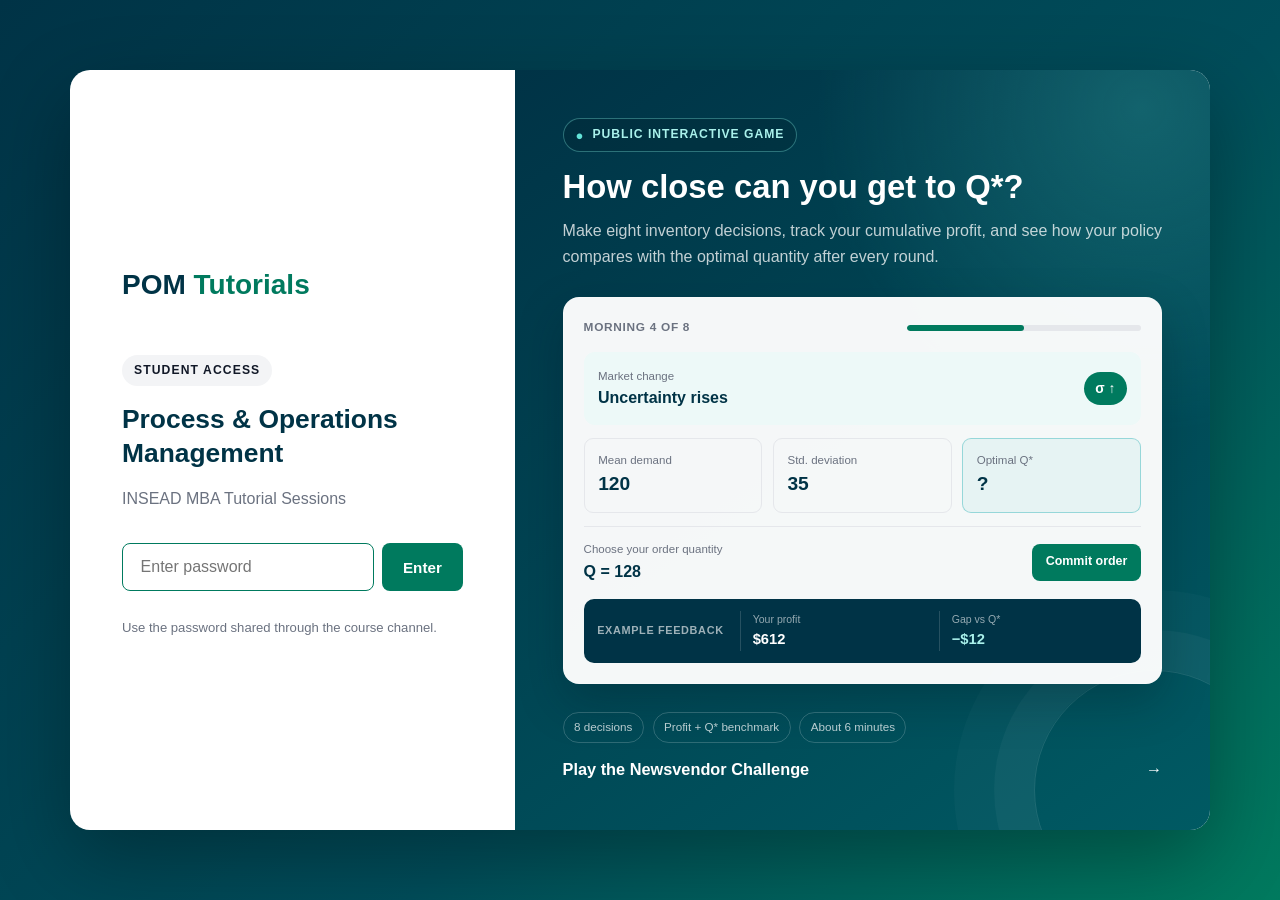
<file: index.html>
<!DOCTYPE html>
<html lang="en">
<head>
  <meta charset="UTF-8" />
  <meta name="viewport" content="width=device-width, initial-scale=1.0" />
  <meta name="theme-color" content="#003346" />
  <title>POM Tutorials | INSEAD</title>
  <link rel="icon" href="favicon.svg" type="image/svg+xml" />
  <link rel="stylesheet" href="css/style.css" />
  <link rel="stylesheet" href="vendor/katex/katex.min.css">
  <script defer src="vendor/katex/katex.min.js"></script>
  <script defer src="vendor/katex/auto-render.min.js"></script>
</head>
<body>

  <!-- ─── Site-wide Auth Gate ─── -->
  <div id="auth-gate" class="auth-gate auth-gate-home">
    <div class="gate-card gate-home-card">
      <section class="gate-login-panel" aria-labelledby="tutorial-login-title">
        <div class="gate-logo">POM <span>Tutorials</span></div>
        <span class="gate-access-label">Student access</span>
        <h1 id="tutorial-login-title">Process &amp; Operations Management</h1>
        <p>INSEAD MBA Tutorial Sessions</p>
        <form id="gate-form" class="gate-form">
          <label for="gate-password" class="sr-only">Tutorial password</label>
          <input type="password" id="gate-password" placeholder="Enter password" autocomplete="off" aria-describedby="gate-error gate-password-help" required />
          <button type="submit" class="btn btn-primary">Enter</button>
        </form>
        <div id="gate-error" class="password-error" role="alert" aria-live="polite"></div>
        <p class="gate-password-help" id="gate-password-help">Use the password shared through the course channel.</p>
      </section>

      <a class="gate-game-feature" href="newsvendor-game.html" aria-label="Play the public Newsvendor Challenge">
        <div class="gate-game-copy">
          <span class="gate-public-badge"><span aria-hidden="true">&#9679;</span> Public interactive game</span>
          <h2>How close can you get to Q*?</h2>
          <p>Make eight inventory decisions, track your cumulative profit, and see how your policy compares with the optimal quantity after every round.</p>
        </div>

        <div class="gate-game-preview" aria-hidden="true">
          <div class="gate-preview-topline">
            <span>Morning 4 of 8</span>
            <span class="gate-preview-progress"><i></i></span>
          </div>
          <div class="gate-preview-brief">
            <div>
              <small>Market change</small>
              <strong>Uncertainty rises</strong>
            </div>
            <span class="gate-preview-chip">&sigma; &uarr;</span>
          </div>
          <div class="gate-preview-metrics">
            <div><small>Mean demand</small><strong>120</strong></div>
            <div><small>Std. deviation</small><strong>35</strong></div>
            <div class="gate-preview-question"><small>Optimal Q*</small><strong>?</strong></div>
          </div>
          <div class="gate-preview-decision">
            <div>
              <span>Choose your order quantity</span>
              <strong>Q = 128</strong>
            </div>
            <span class="gate-preview-button">Commit order</span>
          </div>
          <div class="gate-preview-feedback">
            <span class="gate-feedback-label">Example feedback</span>
            <div><small>Your profit</small><strong>$612</strong></div>
            <div><small>Gap vs Q*</small><strong class="gate-feedback-gap">&minus;$12</strong></div>
          </div>
        </div>

        <div class="gate-game-footer">
          <div class="gate-game-facts">
            <span>8 decisions</span>
            <span>Profit + Q* benchmark</span>
            <span>About 6 minutes</span>
          </div>
          <strong>Play the Newsvendor Challenge <span aria-hidden="true">&rarr;</span></strong>
        </div>
      </a>
    </div>
  </div>

  <!-- ─── App Content (hidden until authenticated) ─── -->
  <div id="app-content" style="display:none">
    <a class="skip-link" href="#main-content">Skip to main content</a>
    <nav class="navbar" aria-label="Primary">
      <div class="nav-inner">
        <a href="index.html" class="nav-brand">POM <span>Tutorials</span></a>
        <button type="button" class="nav-toggle" id="nav-toggle" aria-label="Toggle navigation" aria-controls="nav-links" aria-expanded="false">&#9776;</button>
        <ul class="nav-links" id="nav-links"></ul>
      </div>
    </nav>

    <header class="hero">
      <h1>Process &amp; Operations Management</h1>
      <p>INSEAD MBA Tutorial Sessions &mdash; Stefanos Poulidis</p>
    </header>

    <main class="container" id="main-content" tabindex="-1">
      <section class="study-path" aria-labelledby="study-path-title">
        <div class="study-path-intro">
          <span class="eyebrow">Recommended study path</span>
          <h2 id="study-path-title">Use each session in three passes</h2>
          <p>Build the intuition first, practise actively, and reveal worked answers only after making your own attempt.</p>
        </div>
        <ol class="study-steps">
          <li><span class="study-step-number">1</span><div><strong>Review the concepts</strong><span>Start with the definitions, diagrams, and core formulas.</span></div></li>
          <li><span class="study-step-number">2</span><div><strong>Work through the interactive slides</strong><span>Use the optional hints to unpack formulas, diagrams, and common traps.</span></div></li>
          <li><span class="study-step-number">3</span><div><strong>Solve before checking</strong><span>Attempt each problem, then compare your reasoning with the worked solution.</span></div></li>
        </ol>
      </section>
      <h2 class="sr-only" id="session-list-title">Tutorial sessions</h2>
      <div class="card-grid" id="card-grid" aria-labelledby="session-list-title"></div>
    </main>

    <footer class="footer">
      INSEAD &mdash; Process &amp; Operations Management Tutorials &middot; Platform developed by Stefanos Poulidis
    </footer>
  </div>

  <script src="js/config.js"></script>
  <script src="js/content.js"></script>
  <script src="js/app.js"></script>
</body>
</html>
</file>
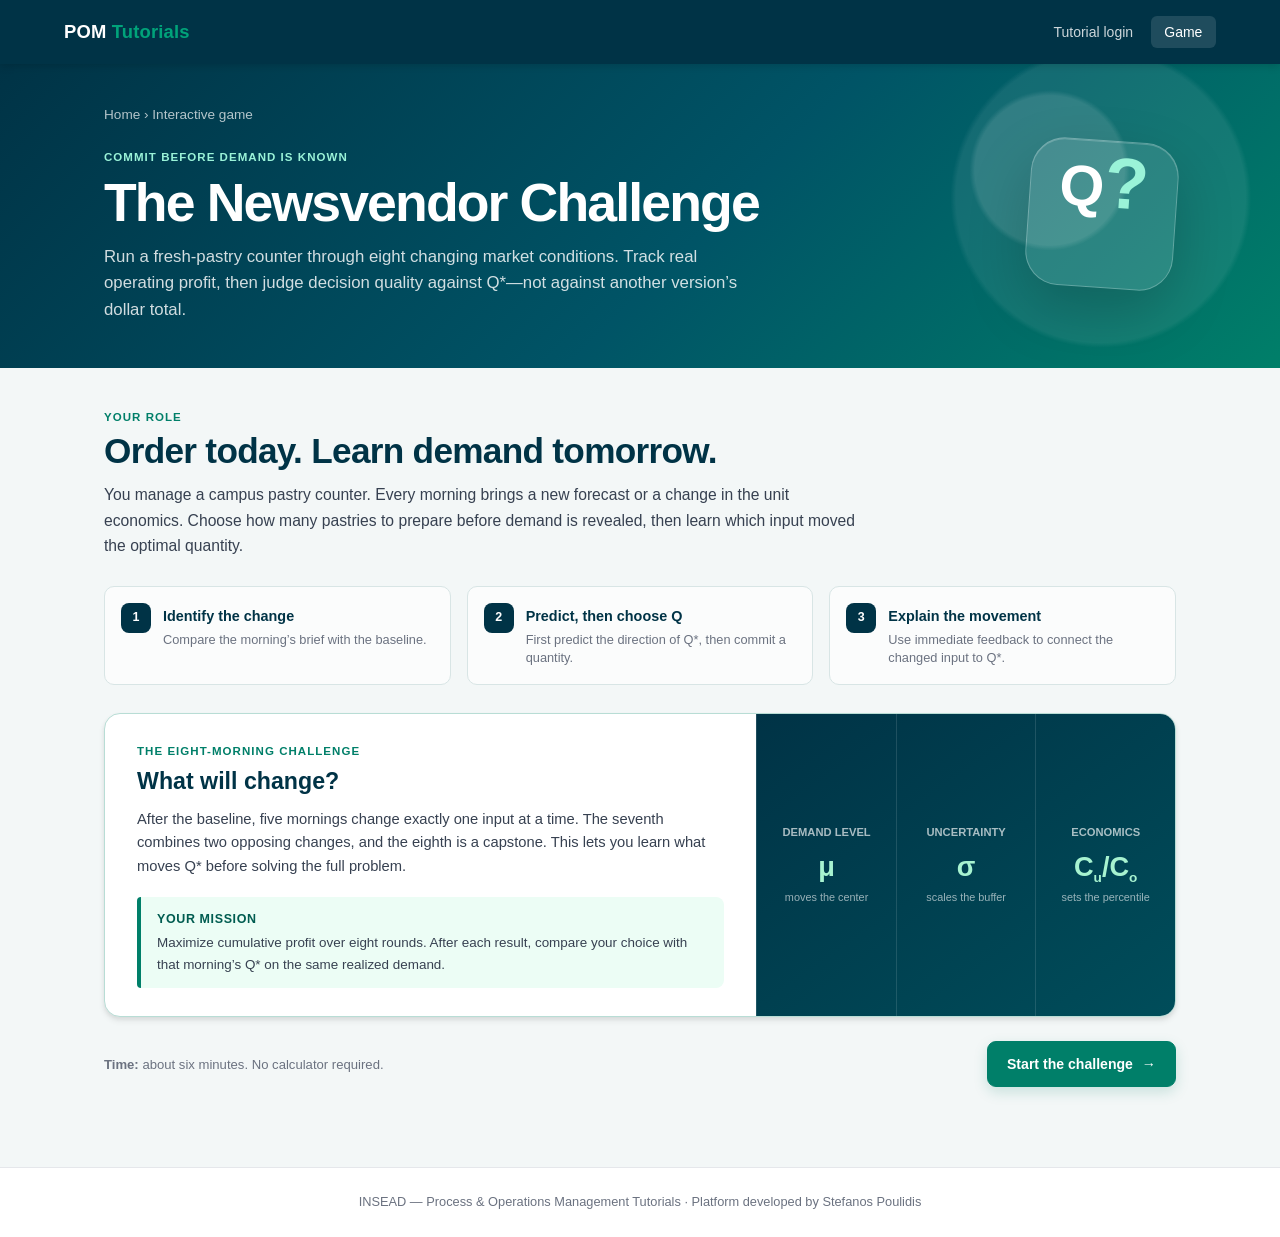
<file: newsvendor-game.html>
<!DOCTYPE html>
<html lang="en">
<head>
  <meta charset="UTF-8" />
  <meta name="viewport" content="width=device-width, initial-scale=1.0" />
  <meta name="theme-color" content="#003346" />
  <meta name="description" content="An interactive Newsvendor game for learning inventory decisions under uncertain demand." />
  <title>The Newsvendor Challenge | POM Tutorials</title>
  <link rel="icon" href="favicon.svg" type="image/svg+xml" />
  <link rel="stylesheet" href="css/style.css" />
  <link rel="stylesheet" href="css/game.css" />
</head>
<body class="game-page" data-access="public">

  <div id="app-content">
    <a class="skip-link" href="#main-content">Skip to main content</a>
    <nav class="navbar" aria-label="Primary">
      <div class="nav-inner">
        <a href="index.html" class="nav-brand">POM <span>Tutorials</span></a>
        <button type="button" class="nav-toggle" id="nav-toggle" aria-label="Toggle navigation" aria-controls="nav-links" aria-expanded="false">&#9776;</button>
        <ul class="nav-links" id="nav-links"></ul>
      </div>
    </nav>

    <header class="game-hero">
      <div class="game-hero-inner">
        <div>
          <div class="breadcrumb"><a href="index.html">Home</a> &rsaquo; Interactive game</div>
          <span class="game-eyebrow">Commit before demand is known</span>
          <h1>The Newsvendor Challenge</h1>
          <p>Run a fresh-pastry counter through eight changing market conditions. Track real operating profit, then judge decision quality against Q*&mdash;not against another version&rsquo;s dollar total.</p>
        </div>
        <div class="game-hero-badge" aria-hidden="true">
          <span>Q</span>
          <strong>?</strong>
        </div>
      </div>
    </header>

    <main class="game-container" id="main-content" tabindex="-1">
      <div id="game-live" class="sr-only" aria-live="polite"></div>

      <section id="game-intro" class="game-section" aria-labelledby="game-intro-title">
        <div class="game-intro-heading">
          <span class="game-kicker">Your role</span>
          <h2 id="game-intro-title">Order today. Learn demand tomorrow.</h2>
          <p>You manage a campus pastry counter. Every morning brings a new forecast or a change in the unit economics. Choose how many pastries to prepare before demand is revealed, then learn which input moved the optimal quantity.</p>
        </div>

        <div class="game-how-grid" aria-label="How the game works">
          <div class="game-how-card">
            <span class="game-how-number">1</span>
            <div><strong>Identify the change</strong><p>Compare the morning&rsquo;s brief with the baseline.</p></div>
          </div>
          <div class="game-how-card">
            <span class="game-how-number">2</span>
            <div><strong>Predict, then choose Q</strong><p>First predict the direction of Q*, then commit a quantity.</p></div>
          </div>
          <div class="game-how-card">
            <span class="game-how-number">3</span>
            <div><strong>Explain the movement</strong><p>Use immediate feedback to connect the changed input to Q*.</p></div>
          </div>
        </div>

        <div class="scenario-card">
          <div class="scenario-copy">
            <span class="game-kicker">The eight-morning challenge</span>
            <h3>What will change?</h3>
            <p>After the baseline, five mornings change exactly one input at a time. The seventh combines two opposing changes, and the eighth is a capstone. This lets you learn what moves Q* before solving the full problem.</p>
            <div class="scenario-mission">
              <strong>Your mission</strong>
              <span>Maximize cumulative profit over eight rounds. After each result, compare your choice with that morning&rsquo;s Q* on the same realized demand.</span>
            </div>
          </div>
          <dl class="economics-grid" aria-label="Inputs that change">
            <div><dt>Demand level</dt><dd>&mu;</dd><span>moves the center</span></div>
            <div><dt>Uncertainty</dt><dd>&sigma;</dd><span>scales the buffer</span></div>
            <div><dt>Economics</dt><dd>C<sub>u</sub>/C<sub>o</sub></dd><span>sets the percentile</span></div>
          </dl>
        </div>

        <div class="game-start-row">
          <p><strong>Time:</strong> about six minutes. No calculator required.</p>
          <button type="button" class="game-primary-btn" id="start-game">Start the challenge <span aria-hidden="true">&rarr;</span></button>
        </div>
      </section>

      <section id="game-play" class="game-section" aria-labelledby="round-title" hidden>
        <div class="score-strip" aria-label="Current game status">
          <div class="score-progress">
            <span id="round-label">Round 1 of 8</span>
            <div class="round-progress" role="progressbar" aria-label="Game progress" aria-valuemin="1" aria-valuemax="8" aria-valuenow="1">
              <span id="round-progress-fill"></span>
            </div>
          </div>
          <div class="score-stat"><span>Your profit</span><strong id="total-profit">$0</strong></div>
          <div class="score-stat"><span>Gap vs Q*</span><strong id="benchmark-gap">&mdash;</strong></div>
        </div>

        <div class="game-board">
          <section class="decision-card" aria-labelledby="round-title">
            <span class="game-kicker" id="round-brief-label">Morning 1 brief</span>
            <h2 id="round-title">Regular weekday</h2>
            <p class="decision-reminder" id="round-story">A normal day at the campus counter.</p>
            <span class="round-change-chip" id="round-change-label">Baseline</span>

            <dl class="round-brief-grid" aria-label="Current market brief">
              <div data-brief-field="meanDemand"><dt>Mean demand</dt><dd id="round-mean">100</dd></div>
              <div data-brief-field="demandSd"><dt>Std. deviation</dt><dd id="round-sd">20</dd></div>
              <div data-brief-field="sellingPrice"><dt>Sell</dt><dd id="round-price">$10</dd></div>
              <div data-brief-field="unitCost"><dt>Cost</dt><dd id="round-cost">$4</dd></div>
              <div data-brief-field="salvageValue"><dt>Salvage</dt><dd id="round-salvage">$1</dd></div>
            </dl>
            <p class="decision-reminder">Demand will be revealed only after you commit.</p>

            <fieldset class="prediction-fieldset" id="prediction-fieldset" aria-describedby="prediction-error">
              <legend id="prediction-question">Before calculating: where should Q* sit relative to mean demand?</legend>
              <div class="prediction-options">
                <label><input type="radio" name="prediction" value="lower" /><span id="prediction-lower-label">Below mean</span></label>
                <label><input type="radio" name="prediction" value="same" /><span id="prediction-same-label">At mean</span></label>
                <label><input type="radio" name="prediction" value="higher" /><span id="prediction-higher-label">Above mean</span></label>
              </div>
              <p class="input-error prediction-error" id="prediction-error" role="alert"></p>
            </fieldset>

            <div class="quantity-control">
              <label for="order-slider">Order quantity, Q</label>
              <div class="quantity-input-row">
                <input type="range" id="order-slider" min="40" max="160" value="100" step="1" />
                <div class="quantity-number-wrap">
                  <input type="number" id="order-input" min="0" max="250" value="100" inputmode="numeric" aria-label="Order quantity, Q" aria-describedby="order-error" />
                  <span>units</span>
                </div>
              </div>
              <div class="range-labels" aria-hidden="true"><span id="range-min-label">40</span><span id="range-mean-label">Forecast mean: 100</span><span id="range-max-label">160</span></div>
              <p class="input-error" id="order-error" role="alert"></p>
            </div>

            <button type="button" class="game-primary-btn game-order-btn" id="submit-order">Commit order</button>

            <details class="decision-hint">
              <summary>Need a decision hint?</summary>
              <div>
                <p>Compare the marginal costs:</p>
                <p><strong id="hint-underage">C<sub>u</sub> = r &minus; c = $6</strong> for a unit you could have sold but did not stock.</p>
                <p><strong id="hint-overage">C<sub>o</sub> = c &minus; s = $3</strong> for a unit ordered but left unsold.</p>
                <p id="hint-guidance">The critical ratio is <strong>0.667</strong>. Because this is above 0.5, Q* lies above mean demand. Greater uncertainty makes that upward buffer larger.</p>
              </div>
            </details>
          </section>

          <section class="round-result" id="round-result" aria-labelledby="result-title" aria-live="polite" hidden>
            <div class="result-heading">
              <span class="game-kicker">Morning complete</span>
              <h2 id="result-title">Demand was <span id="result-demand">0</span></h2>
              <p id="result-diagnosis"></p>
            </div>

            <div class="quantity-visual" aria-label="Order and demand comparison">
              <div class="quantity-visual-row">
                <span>Ordered</span>
                <div class="quantity-track"><span class="quantity-fill ordered-fill" id="order-bar"></span></div>
                <strong id="result-order">0</strong>
              </div>
              <div class="quantity-visual-row">
                <span>Demand</span>
                <div class="quantity-track"><span class="quantity-fill demand-fill" id="demand-bar"></span></div>
                <strong id="demand-bar-label">0</strong>
              </div>
            </div>

            <dl class="outcome-grid">
              <div><dt>Sales</dt><dd id="result-sales">0</dd></div>
              <div><dt>Leftover</dt><dd id="result-leftover">0</dd></div>
              <div><dt>Lost sales</dt><dd id="result-lost">0</dd></div>
              <div class="profit-outcome"><dt>Profit</dt><dd id="result-profit">$0</dd></div>
            </dl>

            <div class="profit-equation" id="profit-equation"></div>
            <div class="prediction-result" id="prediction-result"></div>
            <div class="round-benchmark" id="round-benchmark"></div>
            <button type="button" class="game-primary-btn" id="next-round">Next morning <span aria-hidden="true">&rarr;</span></button>
          </section>
        </div>

        <section class="history-card" aria-labelledby="history-title">
          <div>
            <span class="game-kicker">Decision log</span>
            <h2 id="history-title">Your mornings so far</h2>
          </div>
          <div class="history-table-wrap">
            <table>
              <caption class="sr-only">Order, demand, outcome, and profit for completed rounds</caption>
              <thead><tr><th>Morning</th><th>Market brief</th><th>Order Q</th><th>Demand</th><th>Outcome</th><th>Profit</th></tr></thead>
              <tbody id="history-body">
                <tr class="history-empty"><td colspan="6">Your first result will appear here.</td></tr>
              </tbody>
            </table>
          </div>
        </section>
      </section>

      <section id="game-debrief" class="game-section" aria-labelledby="debrief-title" hidden>
        <div class="debrief-hero">
          <span class="game-kicker">Eight mornings complete</span>
          <h2 id="debrief-title">Your policy, explained</h2>
          <p id="debrief-summary"></p>
        </div>

        <div class="debrief-score-grid">
          <div class="debrief-score-card player-score">
            <span>Your total profit</span>
            <strong id="final-player-profit">$0</strong>
            <small id="final-average-order">Decision quality: avg. 0 units from Q* · Predictions: 0/8</small>
          </div>
          <div class="debrief-score-card">
            <span>Adaptive Q* policy</span>
            <strong id="final-optimal-profit">$0</strong>
            <small>Uses that morning&rsquo;s optimal order</small>
          </div>
          <div class="debrief-score-card">
            <span>Mean-demand policy</span>
            <strong id="final-mean-profit">$0</strong>
            <small>Orders that morning&rsquo;s forecast mean</small>
          </div>
        </div>
        <p class="replay-comparison-note"><strong>Comparing replays:</strong> Market scale changes between versions, so compare your distance from Q* and prediction score&mdash;not raw profit totals.</p>

        <div class="debrief-grid">
          <section class="formula-debrief" aria-labelledby="formula-title">
            <span class="game-kicker">The long-run solution</span>
            <h3 id="formula-title">Why Q* changed across mornings</h3>
            <div class="debrief-steps">
              <div><span>1</span><p>C<sub>u</sub> = selling price &minus; unit cost</p></div>
              <div><span>2</span><p>C<sub>o</sub> = unit cost &minus; salvage value</p></div>
              <div><span>3</span><p>CR = C<sub>u</sub>/(C<sub>u</sub>+C<sub>o</sub>) sets the target demand percentile</p></div>
              <div><span>4</span><p>Q* = &mu; + z(CR)&sigma; combines the forecast, economics, and uncertainty</p></div>
            </div>
            <p class="table-scroll-hint">Swipe the table to compare your Q with Q* <span aria-hidden="true">&rarr;</span></p>
            <div class="policy-table-wrap">
              <table class="policy-table">
                <thead><tr><th>Brief</th><th>&mu;</th><th>&sigma;</th><th>CR</th><th>Prediction</th><th>Your Q</th><th>Q*</th></tr></thead>
                <tbody id="policy-table-body"></tbody>
              </table>
            </div>
          </section>

          <aside class="lesson-debrief" aria-labelledby="lesson-title">
            <span class="game-kicker">What the game teaches</span>
            <h3 id="lesson-title">Optimize the policy, not yesterday</h3>
            <ul>
              <li>The best quantity can produce leftovers on some days and lost sales on others.</li>
              <li>Expected demand moves the center of the decision; it does not determine the answer by itself.</li>
              <li>The critical ratio determines whether Q* sits above or below the mean.</li>
              <li>Uncertainty magnifies the distance between the mean and the target percentile.</li>
              <li>The Q* policy is optimal <em>in expectation</em>; another policy can win over only eight lucky rounds.</li>
              <li>Chasing the previous day&rsquo;s demand adds noise. The demand distribution and unit economics should drive Q.</li>
            </ul>
          </aside>
        </div>

        <div class="debrief-actions">
          <a href="session.html?s=3" class="game-secondary-btn">Review Newsvendor concepts</a>
          <button type="button" class="game-primary-btn" id="play-again">Play another version</button>
        </div>
      </section>
    </main>

    <footer class="footer">
      INSEAD &mdash; Process &amp; Operations Management Tutorials &middot; Platform developed by Stefanos Poulidis
    </footer>
  </div>

  <script src="js/app.js"></script>
  <script src="js/game.js"></script>
</body>
</html>
</file>
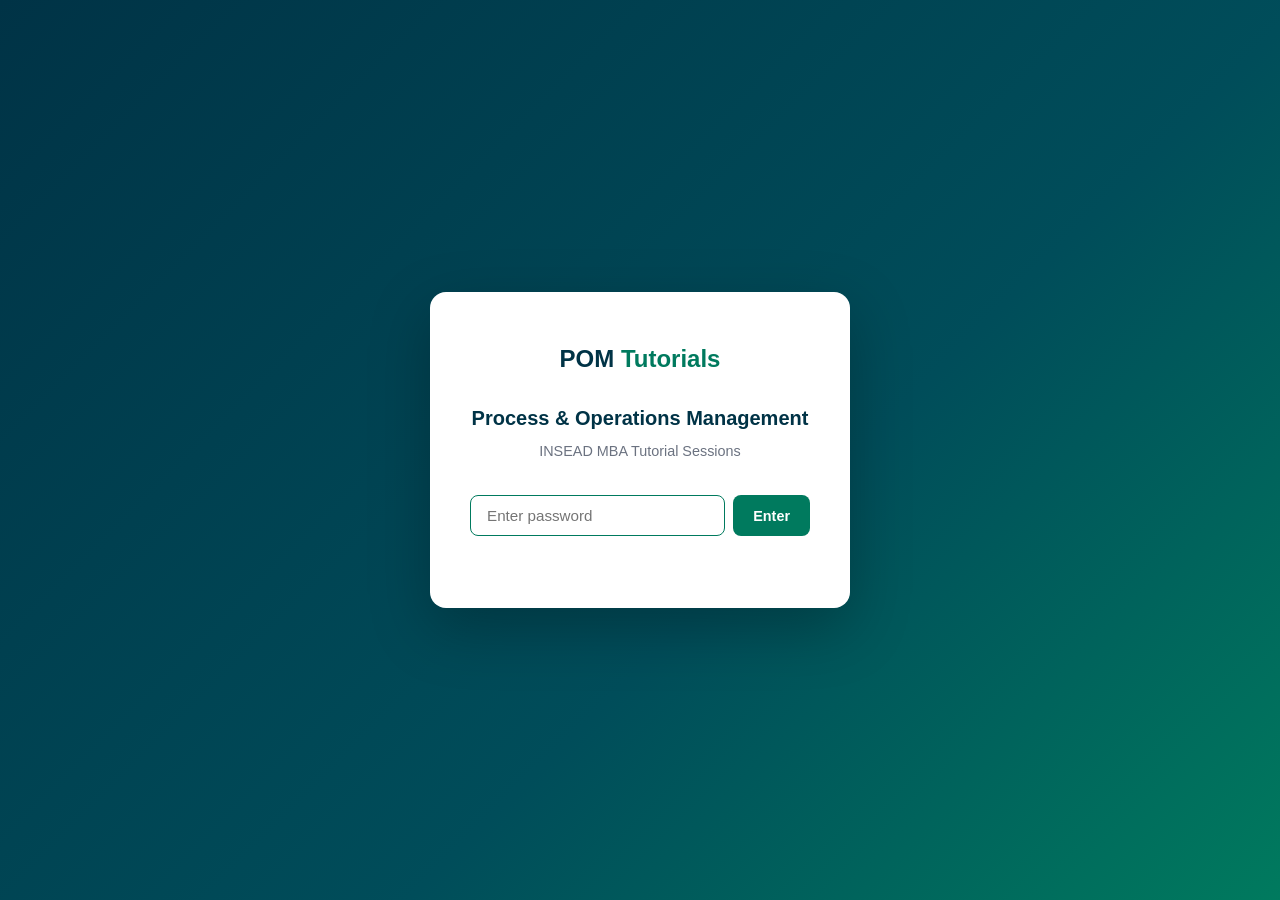
<file: present.html>
<!DOCTYPE html>
<html lang="en">
<head>
  <meta charset="UTF-8" />
  <meta name="viewport" content="width=device-width, initial-scale=1.0" />
  <meta name="theme-color" content="#003346" />
  <title>Presenter | POM Tutorials</title>
  <link rel="icon" href="favicon.svg" type="image/svg+xml" />
  <link rel="stylesheet" href="css/style.css" />
  <link rel="stylesheet" href="css/presenter.css" />
  <link rel="stylesheet" href="vendor/katex/katex.min.css">
  <script defer src="vendor/katex/katex.min.js"></script>
  <script defer src="vendor/katex/auto-render.min.js"></script>
</head>
<body>

  <!-- ─── Site-wide Auth Gate ─── -->
  <div id="auth-gate" class="auth-gate">
    <div class="gate-card">
      <div class="gate-logo">POM <span>Tutorials</span></div>
      <h1>Process &amp; Operations Management</h1>
      <p>INSEAD MBA Tutorial Sessions</p>
      <form id="gate-form" class="gate-form">
        <label for="gate-password" class="sr-only">Tutorial password</label>
        <input type="password" id="gate-password" placeholder="Enter password" autocomplete="off" aria-describedby="gate-error" required />
        <button type="submit" class="btn btn-primary">Enter</button>
      </form>
      <div id="gate-error" class="password-error" role="alert" aria-live="polite"></div>
    </div>
  </div>

  <!-- ─── Presenter Content (hidden until authenticated) ─── -->
  <div id="app-content" style="display:none">
    <div class="presenter">
      <div class="presenter-toolbar">
        <a href="index.html" id="exit-btn" class="presenter-btn" aria-label="Exit presentation and return to the session">&#10094; Exit</a>
        <button type="button" id="slide-counter" class="slide-counter" aria-haspopup="dialog" aria-label="Slide 1 of 1. Open slide navigator">1 / 1</button>
        <div class="presenter-actions">
          <button type="button" id="help-btn" class="presenter-btn" aria-haspopup="dialog" aria-expanded="false">? Help</button>
          <button type="button" id="fullscreen-btn" class="presenter-btn" aria-pressed="false">&#9974; Fullscreen</button>
        </div>
      </div>
      <div class="progress-bar" id="progress-bar" role="progressbar" aria-label="Presentation progress" aria-valuemin="1" aria-valuemax="1" aria-valuenow="1"><div class="progress-fill" id="progress-fill"></div></div>
      <div class="slide-viewport" id="slide-viewport" tabindex="0" aria-label="Slide content">
        <div id="slide-container" class="slide-container" aria-live="polite"></div>
      </div>
      <div id="scroll-cue" class="scroll-cue" aria-hidden="true">&#8595; More below</div>
      <div class="presenter-nav">
        <button type="button" id="prev-btn" class="presenter-btn nav-btn" aria-label="Previous slide">&#9664; Prev</button>
        <button type="button" id="next-btn" class="presenter-btn nav-btn" aria-label="Next slide">Next &#9654;</button>
      </div>
    </div>
  </div>

  <script src="js/config.js"></script>
  <script src="js/content.js"></script>
  <script src="js/presenter.js"></script>
</body>
</html>
</file>
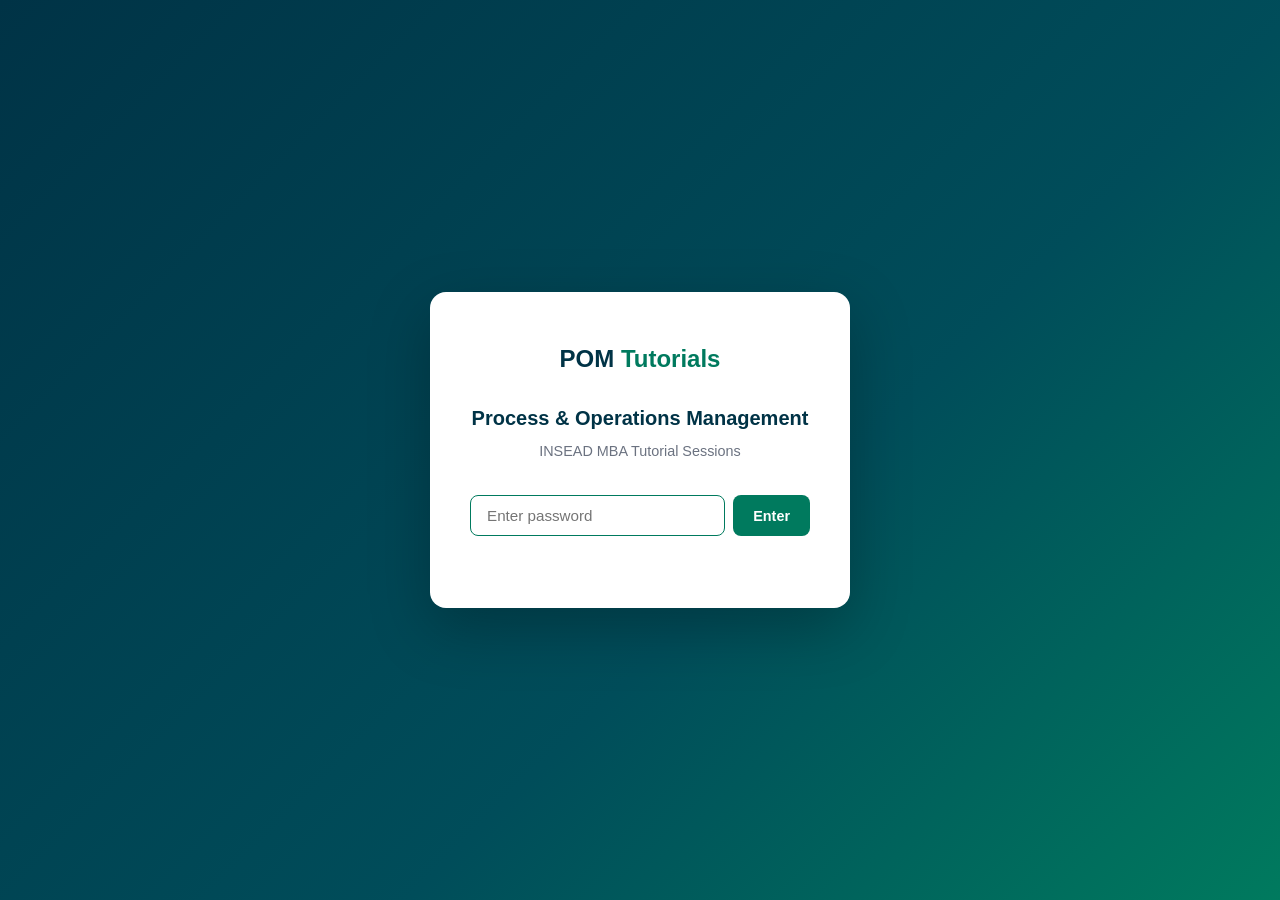
<file: session.html>
<!DOCTYPE html>
<html lang="en">
<head>
  <meta charset="UTF-8" />
  <meta name="viewport" content="width=device-width, initial-scale=1.0" />
  <meta name="theme-color" content="#003346" />
  <title>Session | POM Tutorials</title>
  <link rel="icon" href="favicon.svg" type="image/svg+xml" />
  <link rel="stylesheet" href="css/style.css" />
  <link rel="stylesheet" href="vendor/katex/katex.min.css">
  <script defer src="vendor/katex/katex.min.js"></script>
  <script defer src="vendor/katex/auto-render.min.js"></script>
</head>
<body>

  <!-- ─── Site-wide Auth Gate ─── -->
  <div id="auth-gate" class="auth-gate">
    <div class="gate-card">
      <div class="gate-logo">POM <span>Tutorials</span></div>
      <h1>Process &amp; Operations Management</h1>
      <p>INSEAD MBA Tutorial Sessions</p>
      <form id="gate-form" class="gate-form">
        <label for="gate-password" class="sr-only">Tutorial password</label>
        <input type="password" id="gate-password" placeholder="Enter password" autocomplete="off" aria-describedby="gate-error" required />
        <button type="submit" class="btn btn-primary">Enter</button>
      </form>
      <div id="gate-error" class="password-error" role="alert" aria-live="polite"></div>
    </div>
  </div>

  <!-- ─── App Content (hidden until authenticated) ─── -->
  <div id="app-content" style="display:none">
    <a class="skip-link" href="#session-content">Skip to main content</a>
    <nav class="navbar" aria-label="Primary">
      <div class="nav-inner">
        <a href="index.html" class="nav-brand">POM <span>Tutorials</span></a>
        <button type="button" class="nav-toggle" id="nav-toggle" aria-label="Toggle navigation" aria-controls="nav-links" aria-expanded="false">&#9776;</button>
        <ul class="nav-links" id="nav-links"></ul>
      </div>
    </nav>

    <header class="session-hero">
      <div class="container" style="padding-bottom:0">
        <div class="breadcrumb"><a href="index.html">Home</a> &rsaquo; Session</div>
        <h1 id="session-title">Session</h1>
        <p class="subtitle" id="session-subtitle"></p>
      </div>
    </header>

    <main class="session-content" id="session-content" tabindex="-1"></main>

    <footer class="footer">
      INSEAD &mdash; Process &amp; Operations Management Tutorials &middot; Platform developed by Stefanos Poulidis
    </footer>
  </div>

  <script src="js/config.js"></script>
  <script src="js/content.js"></script>
  <script src="js/app.js"></script>
</body>
</html>
</file>
<file: css/style.css>
/* POM Tutorials - INSEAD-inspired theme */
:root {
  --navy: #003346;
  --teal: #007a5e;
  --teal-light: #00a37a;
  --white: #ffffff;
  --off-white: #f7f8fa;
  --gray-50: #f9fafb;
  --gray-100: #f3f4f6;
  --gray-200: #e5e7eb;
  --gray-300: #d1d5db;
  --gray-500: #6b7280;
  --gray-700: #374151;
  --gray-900: #111827;
  --red-500: #ef4444;
  --amber-100: #fef3c7;
  --amber-700: #b45309;
  --focus: #fbbf24;
  --radius: 12px;
  --shadow: 0 1px 3px rgba(0,0,0,.08), 0 1px 2px rgba(0,0,0,.06);
  --shadow-md: 0 4px 6px rgba(0,0,0,.07), 0 2px 4px rgba(0,0,0,.06);
  --shadow-lg: 0 10px 15px rgba(0,0,0,.08), 0 4px 6px rgba(0,0,0,.05);
}

*, *::before, *::after { box-sizing: border-box; margin: 0; padding: 0; }
html { scroll-behavior: smooth; }
html, body { overflow-x: hidden; }

.sr-only {
  position: absolute !important;
  width: 1px !important;
  height: 1px !important;
  padding: 0 !important;
  margin: -1px !important;
  overflow: hidden !important;
  clip: rect(0, 0, 0, 0) !important;
  white-space: nowrap !important;
  border: 0 !important;
}

.skip-link {
  position: fixed;
  top: .75rem;
  left: .75rem;
  z-index: 1000;
  padding: .65rem 1rem;
  border-radius: 8px;
  background: var(--white);
  color: var(--navy);
  font-weight: 700;
  text-decoration: none;
  transform: translateY(-160%);
  transition: transform .15s ease;
}

.skip-link:focus { transform: translateY(0); }

a:focus-visible,
button:focus-visible,
input:focus-visible,
[tabindex]:focus-visible {
  outline: 3px solid var(--focus);
  outline-offset: 3px;
}

/* ─── Auth Gate (site-wide) ─── */
.auth-gate {
  display: flex;
  align-items: center;
  justify-content: center;
  min-height: 100vh;
  background: linear-gradient(135deg, var(--navy) 0%, #004d5a 60%, var(--teal) 100%);
  padding: 1.5rem;
}

.gate-card {
  background: var(--white);
  border-radius: 16px;
  padding: 3rem 2.5rem;
  max-width: 420px;
  width: 100%;
  text-align: center;
  box-shadow: 0 20px 60px rgba(0,0,0,.25);
}

.gate-logo {
  font-size: 1.5rem;
  font-weight: 800;
  color: var(--navy);
  margin-bottom: 1.5rem;
}

.gate-logo span { color: var(--teal); }

.gate-card h1 {
  font-size: 1.25rem;
  font-weight: 700;
  color: var(--navy);
  margin-bottom: .35rem;
}

.gate-card > p {
  font-size: .9rem;
  color: var(--gray-500);
  margin-bottom: 2rem;
}

.gate-form {
  display: flex;
  gap: .5rem;
}

.gate-form input {
  flex: 1;
  padding: .7rem 1rem;
  border: 1.5px solid var(--gray-300);
  border-radius: 8px;
  font-size: .95rem;
  outline: none;
  transition: border-color .15s;
}

.gate-form input:focus { border-color: var(--teal); }

.gate-form input[aria-invalid="true"] {
  border-color: var(--red-500);
  box-shadow: 0 0 0 3px rgba(239,68,68,.12);
}

.gate-home-card {
  display: grid;
  grid-template-columns: minmax(360px, .78fr) minmax(620px, 1.22fr);
  max-width: 1140px;
  padding: 0;
  overflow: hidden;
  border-radius: 20px;
  text-align: left;
  box-shadow: 0 28px 80px rgba(0,0,0,.3);
}

.gate-login-panel {
  display: flex;
  flex-direction: column;
  justify-content: center;
  padding: 4rem 3.25rem;
}

.gate-home-card .gate-logo {
  margin-bottom: 3rem;
  font-size: 1.75rem;
}

.gate-access-label {
  align-self: flex-start;
  margin-bottom: 1rem;
  padding: .35rem .75rem;
  border-radius: 999px;
  background: var(--gray-100);
  color: var(--gray-600);
  font-size: .76rem;
  font-weight: 800;
  letter-spacing: .09em;
  text-transform: uppercase;
}

.gate-home-card h1 {
  font-size: 1.65rem;
  line-height: 1.3;
}

.gate-login-panel > p {
  margin: .6rem 0 2rem;
  color: var(--gray-500);
  font-size: 1rem;
}

.gate-home-card .gate-form input {
  min-width: 0;
  padding: .85rem 1.1rem;
  font-size: 1rem;
}

.gate-home-card .gate-form .btn {
  padding: .8rem 1.3rem;
  font-size: .95rem;
}

.gate-home-card .password-error {
  margin-top: .4rem;
}

.gate-login-panel .gate-password-help {
  margin: .35rem 0 0;
  color: var(--gray-500);
  font-size: .82rem;
  line-height: 1.45;
}

.gate-game-feature {
  position: relative;
  display: flex;
  flex-direction: column;
  justify-content: space-between;
  gap: 1.75rem;
  min-width: 0;
  padding: 3rem;
  overflow: hidden;
  background:
    radial-gradient(circle at 90% 5%, rgba(84, 214, 206, .22), transparent 34%),
    linear-gradient(145deg, #003346 0%, #005a63 100%);
  color: var(--white);
  text-decoration: none;
  isolation: isolate;
}

.gate-game-feature::before {
  content: "";
  position: absolute;
  z-index: -1;
  right: -4rem;
  bottom: -5rem;
  width: 15rem;
  height: 15rem;
  border: 1px solid rgba(255,255,255,.12);
  border-radius: 50%;
  box-shadow:
    0 0 0 2.5rem rgba(255,255,255,.035),
    0 0 0 5rem rgba(255,255,255,.025);
}

.gate-game-feature:hover .gate-game-preview {
  transform: translateY(-3px);
  border-color: rgba(255,255,255,.36);
}

.gate-game-copy {
  max-width: 620px;
}

.gate-public-badge {
  display: inline-flex;
  align-items: center;
  gap: .5rem;
  margin-bottom: 1rem;
  padding: .35rem .75rem;
  border: 1px solid rgba(126, 234, 225, .35);
  border-radius: 999px;
  background: rgba(0, 0, 0, .12);
  color: #a9f1eb;
  font-size: .76rem;
  font-weight: 800;
  letter-spacing: .08em;
  text-transform: uppercase;
}

.gate-public-badge > span {
  color: #63e3d8;
  font-size: .82rem;
}

.gate-game-copy h2 {
  margin: 0 0 .75rem;
  color: var(--white);
  font-size: 2.05rem;
  line-height: 1.15;
}

.gate-game-copy p {
  margin: 0;
  color: rgba(255,255,255,.76);
  font-size: 1rem;
  line-height: 1.6;
}

.gate-game-preview {
  padding: 1.25rem;
  border: 1px solid rgba(255,255,255,.2);
  border-radius: 16px;
  background: rgba(255,255,255,.96);
  color: var(--navy);
  box-shadow: 0 18px 45px rgba(0, 25, 35, .28);
  transition: transform .18s ease, border-color .18s ease;
}

.gate-preview-topline,
.gate-preview-brief,
.gate-preview-decision {
  display: flex;
  align-items: center;
  justify-content: space-between;
  gap: .75rem;
}

.gate-preview-topline {
  margin-bottom: .95rem;
  color: var(--gray-500);
  font-size: .74rem;
  font-weight: 800;
  letter-spacing: .06em;
  text-transform: uppercase;
}

.gate-preview-progress {
  width: 42%;
  height: 6px;
  overflow: hidden;
  border-radius: 999px;
  background: var(--gray-200);
}

.gate-preview-progress i {
  display: block;
  width: 50%;
  height: 100%;
  border-radius: inherit;
  background: var(--teal);
}

.gate-preview-brief {
  padding: .9rem;
  border-radius: 11px;
  background: #edf9f8;
}

.gate-preview-brief div,
.gate-preview-metrics div {
  display: flex;
  flex-direction: column;
}

.gate-preview-brief small,
.gate-preview-metrics small {
  color: var(--gray-500);
  font-size: .72rem;
}

.gate-preview-brief strong {
  font-size: 1rem;
}

.gate-preview-chip {
  padding: .35rem .7rem;
  border-radius: 999px;
  background: var(--teal);
  color: var(--white);
  font-size: .86rem;
  font-weight: 800;
}

.gate-preview-metrics {
  display: grid;
  grid-template-columns: repeat(3, 1fr);
  gap: .65rem;
  margin: .8rem 0;
}

.gate-preview-metrics div {
  padding: .75rem .85rem;
  border: 1px solid var(--gray-200);
  border-radius: 9px;
}

.gate-preview-metrics strong {
  font-size: 1.2rem;
}

.gate-preview-metrics .gate-preview-question {
  border-color: rgba(0, 160, 166, .35);
  background: rgba(0, 160, 166, .06);
}

.gate-preview-decision {
  padding-top: .85rem;
  border-top: 1px solid var(--gray-200);
}

.gate-preview-decision div {
  display: flex;
  flex-direction: column;
}

.gate-preview-decision div span {
  color: var(--gray-500);
  font-size: .72rem;
}

.gate-preview-decision div strong {
  font-size: 1rem;
}

.gate-preview-button {
  padding: .55rem .85rem;
  border-radius: 8px;
  background: var(--teal);
  color: var(--white);
  font-size: .78rem;
  font-weight: 800;
  white-space: nowrap;
}

.gate-preview-feedback {
  display: grid;
  grid-template-columns: auto repeat(2, minmax(95px, 1fr));
  align-items: center;
  gap: .65rem;
  margin-top: .9rem;
  padding: .75rem .85rem;
  border-radius: 10px;
  background: var(--navy);
  color: var(--white);
}

.gate-feedback-label {
  padding-right: .35rem;
  color: rgba(255,255,255,.62);
  font-size: .68rem;
  font-weight: 800;
  letter-spacing: .06em;
  text-transform: uppercase;
}

.gate-preview-feedback div {
  display: flex;
  flex-direction: column;
  padding-left: .75rem;
  border-left: 1px solid rgba(255,255,255,.15);
}

.gate-preview-feedback small {
  color: rgba(255,255,255,.58);
  font-size: .66rem;
}

.gate-preview-feedback strong {
  color: var(--white);
  font-size: .92rem;
}

.gate-preview-feedback .gate-feedback-gap {
  color: #a9f1eb;
}

.gate-game-footer {
  display: flex;
  flex-direction: column;
  gap: .8rem;
}

.gate-game-facts {
  display: flex;
  flex-wrap: wrap;
  gap: .55rem;
}

.gate-game-facts span {
  padding: .32rem .65rem;
  border: 1px solid rgba(255,255,255,.18);
  border-radius: 999px;
  color: rgba(255,255,255,.72);
  font-size: .73rem;
}

.gate-game-footer > strong {
  display: flex;
  align-items: center;
  justify-content: space-between;
  color: var(--white);
  font-size: 1.02rem;
}

body {
  font-family: -apple-system, BlinkMacSystemFont, "Segoe UI", Roboto, "Helvetica Neue", Arial, sans-serif;
  color: var(--gray-900);
  background: var(--off-white);
  line-height: 1.6;
  -webkit-font-smoothing: antialiased;
}

/* ─── Navigation ─── */
.navbar {
  position: sticky;
  top: 0;
  z-index: 100;
  background: var(--navy);
  box-shadow: 0 2px 8px rgba(0,0,0,.15);
}

.nav-inner {
  max-width: 1200px;
  margin: 0 auto;
  padding: 0 1.5rem;
  display: flex;
  align-items: center;
  justify-content: space-between;
  height: 64px;
}

.nav-brand {
  color: var(--white);
  font-size: 1.15rem;
  font-weight: 700;
  text-decoration: none;
  letter-spacing: .01em;
}

.nav-brand span { color: var(--teal-light); }

.nav-links {
  list-style: none;
  display: flex;
  gap: .25rem;
}

.nav-links a {
  color: rgba(255,255,255,.8);
  text-decoration: none;
  font-size: .875rem;
  font-weight: 500;
  padding: .5rem .85rem;
  border-radius: 6px;
  transition: background .15s, color .15s;
}

.nav-links a:hover,
.nav-links a.active {
  background: rgba(255,255,255,.12);
  color: var(--white);
}

.nav-toggle {
  display: none;
  background: none;
  border: none;
  color: var(--white);
  font-size: 1.5rem;
  cursor: pointer;
  padding: .25rem;
  min-width: 44px;
  min-height: 44px;
  align-items: center;
  justify-content: center;
}

/* ─── Hero ─── */
.hero {
  background: linear-gradient(135deg, var(--navy) 0%, #004d5a 100%);
  color: var(--white);
  padding: 3.5rem 1.5rem 3rem;
  text-align: center;
}

.hero h1 {
  font-size: 2.25rem;
  font-weight: 800;
  margin-bottom: .5rem;
}

.hero p {
  font-size: 1.1rem;
  opacity: .85;
  max-width: 600px;
  margin: 0 auto;
}

/* ─── Container ─── */
.container {
  max-width: 1200px;
  margin: 0 auto;
  padding: 2rem 1.5rem 4rem;
}

/* ─── Recommended Study Path ─── */
.study-path {
  display: grid;
  grid-template-columns: minmax(220px, .75fr) minmax(0, 1.75fr);
  gap: 2rem;
  padding: 1.5rem;
  margin: .5rem 0 2rem;
  background: linear-gradient(135deg, #ecfdf5 0%, #f0f9ff 100%);
  border: 1px solid #cdeee5;
  border-radius: var(--radius);
  box-shadow: var(--shadow);
}

.study-path-intro .eyebrow {
  display: block;
  margin-bottom: .25rem;
  color: var(--teal);
  font-size: .72rem;
  font-weight: 800;
  letter-spacing: .08em;
  text-transform: uppercase;
}

.study-path-intro h2 {
  color: var(--navy);
  font-size: 1.25rem;
  line-height: 1.3;
}

.study-path-intro p {
  margin-top: .5rem;
  color: var(--gray-700);
  font-size: .88rem;
}

.study-steps {
  display: grid;
  grid-template-columns: repeat(3, minmax(0, 1fr));
  gap: 1rem;
  list-style: none;
}

.study-steps li {
  display: flex;
  align-items: flex-start;
  gap: .65rem;
  min-width: 0;
}

.study-step-number {
  display: inline-flex;
  align-items: center;
  justify-content: center;
  width: 28px;
  height: 28px;
  flex: 0 0 28px;
  border-radius: 50%;
  background: var(--navy);
  color: var(--white);
  font-size: .78rem;
  font-weight: 800;
}

.study-steps strong,
.study-steps span:last-child {
  display: block;
}

.study-steps strong {
  color: var(--navy);
  font-size: .86rem;
  line-height: 1.35;
}

.study-steps span:last-child {
  margin-top: .2rem;
  color: var(--gray-700);
  font-size: .78rem;
  line-height: 1.45;
}

/* ─── Session Cards Grid ─── */
.card-grid {
  display: grid;
  grid-template-columns: repeat(auto-fill, minmax(320px, 1fr));
  gap: 1.5rem;
  margin-top: .5rem;
}

.card {
  background: var(--white);
  border-radius: var(--radius);
  box-shadow: var(--shadow);
  overflow: hidden;
  transition: transform .2s, box-shadow .2s;
  text-decoration: none;
  color: inherit;
  display: flex;
  flex-direction: column;
}

a.card:hover {
  transform: translateY(-3px);
  box-shadow: var(--shadow-lg);
}

.card-header {
  background: var(--navy);
  color: var(--white);
  padding: 1.25rem 1.5rem;
  display: flex;
  align-items: center;
  gap: 1rem;
}

.card-number {
  width: 44px;
  height: 44px;
  background: rgba(255,255,255,.15);
  border-radius: 10px;
  display: flex;
  align-items: center;
  justify-content: center;
  font-size: 1.25rem;
  font-weight: 800;
  flex-shrink: 0;
}

.card-header-text h3 {
  font-size: 1rem;
  font-weight: 700;
  line-height: 1.3;
}

.card-header-text .card-topic {
  font-size: .8rem;
  opacity: .75;
  margin-top: .15rem;
}

.card-body {
  padding: 1.25rem 1.5rem;
  flex: 1;
}

.card-body p {
  font-size: .9rem;
  color: var(--gray-700);
}

.card-footer {
  padding: .75rem 1.5rem;
  border-top: 1px solid var(--gray-100);
  display: flex;
  align-items: center;
  gap: .5rem;
}

.badge {
  display: inline-flex;
  align-items: center;
  gap: .35rem;
  font-size: .75rem;
  font-weight: 600;
  padding: .3rem .7rem;
  border-radius: 999px;
}

.badge-available {
  background: #dcfce7;
  color: #166534;
}

.badge-coming {
  background: var(--amber-100);
  color: var(--amber-700);
}

.card-game {
  border: 1px solid #b8e4d8;
  position: relative;
}

.card-game .card-header {
  background: linear-gradient(135deg, #006b5a 0%, #008b72 100%);
}

.card-game-mark {
  width: 50px;
  background: rgba(255,255,255,.18);
  font-size: 1.05rem;
  letter-spacing: -.04em;
}

.badge-game {
  background: #ccfbf1;
  color: #115e59;
}

.card-game-time {
  margin-left: auto;
  color: var(--gray-500);
  font-size: .72rem;
  font-weight: 600;
}

/* ─── Session Page ─── */
.session-hero {
  background: linear-gradient(135deg, var(--navy) 0%, #004d5a 100%);
  color: var(--white);
  padding: 2.5rem 1.5rem 2rem;
  overflow: hidden;
  word-wrap: break-word;
}

.session-hero .container {
  padding-top: 0;
  padding-bottom: 0;
}

.breadcrumb {
  font-size: .85rem;
  opacity: .7;
  margin-bottom: .75rem;
}

.breadcrumb a {
  color: var(--white);
  text-decoration: none;
}

.breadcrumb a:hover { text-decoration: underline; }

.session-hero h1 {
  font-size: 2rem;
  font-weight: 800;
}

.session-hero .subtitle {
  font-size: 1rem;
  opacity: .8;
  margin-top: .35rem;
}

.session-content {
  max-width: 900px;
  margin: 0 auto;
  padding: 2rem 1.5rem 4rem;
}

.session-guide {
  display: flex;
  align-items: flex-start;
  gap: .75rem;
  margin-bottom: 1rem;
  padding: .9rem 1rem;
  background: #ecfdf5;
  border: 1px solid #a7f3d0;
  border-left: 4px solid var(--teal);
  border-radius: 8px;
  color: var(--gray-700);
  font-size: .88rem;
}

.session-guide strong { color: var(--navy); }

.session-outline {
  display: flex;
  align-items: center;
  flex-wrap: wrap;
  gap: .45rem;
  margin-bottom: 2rem;
  padding: .75rem 0;
  border-bottom: 1px solid var(--gray-200);
}

.session-outline > span {
  margin-right: .25rem;
  color: var(--gray-500);
  font-size: .75rem;
  font-weight: 700;
  letter-spacing: .04em;
  text-transform: uppercase;
}

.session-outline a {
  padding: .3rem .65rem;
  border: 1px solid var(--gray-200);
  border-radius: 999px;
  background: var(--white);
  color: var(--teal);
  font-size: .78rem;
  font-weight: 600;
  text-decoration: none;
}

.session-outline a:hover {
  border-color: var(--teal);
  background: #ecfdf5;
}

.section {
  margin-bottom: 2.5rem;
  scroll-margin-top: 88px;
}

.section h2 {
  font-size: 1.35rem;
  font-weight: 700;
  color: var(--navy);
  margin-bottom: 1rem;
  padding-bottom: .5rem;
  border-bottom: 2px solid var(--gray-200);
}

/* ─── Present Slides Button ─── */
.present-btn {
  display: inline-flex;
  align-items: center;
  gap: .5rem;
  padding: .65rem 1.5rem;
  background: var(--navy);
  color: var(--white);
  border-radius: 8px;
  font-weight: 600;
  font-size: .95rem;
  text-decoration: none;
  margin-bottom: 1.25rem;
  transition: background .15s, transform .1s;
}

.present-btn:hover {
  background: #004d5a;
  transform: translateY(-1px);
}

/* ─── Materials List ─── */
.materials-list {
  list-style: none;
  display: flex;
  flex-direction: column;
  gap: .75rem;
}

.materials-list li a {
  display: flex;
  align-items: center;
  gap: .85rem;
  padding: 1rem 1.25rem;
  background: var(--white);
  border: 1px solid var(--gray-200);
  border-radius: 10px;
  text-decoration: none;
  color: var(--gray-900);
  font-weight: 500;
  font-size: .95rem;
  transition: border-color .15s, box-shadow .15s;
}

.materials-list li a:hover {
  border-color: var(--teal);
  box-shadow: var(--shadow-md);
}

.file-icon {
  width: 40px;
  height: 40px;
  background: #fee2e2;
  color: #dc2626;
  border-radius: 8px;
  display: flex;
  align-items: center;
  justify-content: center;
  font-size: .7rem;
  font-weight: 800;
  flex-shrink: 0;
}

/* ─── Recording Video Player ─── */
.recording-section {
  margin: 1rem 0 1.5rem;
}
.recording-toggle {
  display: flex;
  align-items: center;
  gap: .75rem;
  width: 100%;
  padding: 1rem 1.5rem;
  background: linear-gradient(135deg, #eff6ff, #dbeafe);
  border: 2px solid #3b82f6;
  border-radius: 12px;
  cursor: pointer;
  font-size: 1rem;
  transition: all .2s;
}
.recording-toggle:hover {
  background: linear-gradient(135deg, #dbeafe, #bfdbfe);
  box-shadow: 0 4px 12px rgba(59, 130, 246, .2);
}
.recording-toggle .toggle-icon {
  display: flex;
  align-items: center;
  justify-content: center;
  width: 40px;
  height: 40px;
  background: #3b82f6;
  color: #fff;
  border-radius: 8px;
  font-size: 1rem;
  flex-shrink: 0;
}
.recording-toggle span:nth-child(2) {
  font-weight: 700;
  color: #1e40af;
  font-size: 1.05rem;
}
.recording-badge {
  font-size: .65rem;
  font-weight: 700;
  text-transform: uppercase;
  background: #3b82f6;
  color: #fff;
  padding: .2rem .6rem;
  border-radius: 4px;
  letter-spacing: .05em;
}
.recording-player {
  margin-top: .75rem;
  border-radius: 12px;
  overflow: hidden;
  background: #000;
  box-shadow: 0 4px 20px rgba(0,0,0,.15);
}
.recording-player video {
  display: block;
  width: 100%;
  border-radius: 12px;
}
.recording-player.hidden {
  display: none;
}

.recording-loading {
  display: flex;
  align-items: center;
  justify-content: center;
  gap: .75rem;
  padding: 2rem;
  color: #64748b;
  font-size: .95rem;
}
.recording-loading.hidden { display: none; }
.loading-spinner {
  width: 24px; height: 24px;
  border: 3px solid #e2e8f0;
  border-top-color: #3b82f6;
  border-radius: 50%;
  animation: spin .8s linear infinite;
}
@keyframes spin { to { transform: rotate(360deg); } }

/* ─── Problems List ─── */
.problems-list {
  list-style: none;
  counter-reset: problem;
}

.problems-list li {
  counter-increment: problem;
  padding: .85rem 1rem .85rem 1rem;
  background: var(--white);
  border: 1px solid var(--gray-200);
  border-radius: 8px;
  margin-bottom: .6rem;
  font-size: .925rem;
  display: flex;
  align-items: flex-start;
  gap: .75rem;
}

.problem-num {
  display: inline-flex;
  align-items: center;
  justify-content: center;
  min-width: 28px;
  height: 28px;
  background: var(--navy);
  color: var(--white);
  border-radius: 6px;
  font-size: .75rem;
  font-weight: 700;
  flex-shrink: 0;
}

.problem-detail {
  flex: 1;
}

.problem-detail strong {
  color: var(--navy);
}

.difficulty {
  font-size: .75rem;
  color: var(--gray-500);
  margin-left: .25rem;
}

.sub-questions {
  list-style: lower-alpha;
  margin-top: .35rem;
  padding-left: 1.25rem;
  font-size: .85rem;
  color: var(--gray-700);
}

.sub-questions li {
  background: none;
  border: none;
  padding: .15rem 0;
  margin-bottom: 0;
  display: list-item;
}

/* ─── Buttons ─── */
.btn {
  display: inline-flex;
  align-items: center;
  justify-content: center;
  padding: .6rem 1.25rem;
  font-size: .9rem;
  font-weight: 600;
  border: none;
  border-radius: 8px;
  cursor: pointer;
  transition: background .15s;
}

.btn-primary {
  background: var(--teal);
  color: var(--white);
}

.btn-primary:hover {
  background: var(--teal-light);
}

.password-error {
  color: var(--red-500);
  font-size: .825rem;
  margin-top: .5rem;
  min-height: 1.2em;
}

/* ─── Practice Exam Cards ─── */
.exam-grid {
  display: grid;
  grid-template-columns: repeat(auto-fit, minmax(320px, 1fr));
  gap: 1.25rem;
  margin-top: 1rem;
}

.exam-card {
  background: var(--white);
  border: 1px solid var(--gray-200);
  border-radius: 12px;
  padding: 1.5rem;
  box-shadow: 0 2px 8px rgba(0,0,0,.04);
  display: flex;
  flex-direction: column;
  gap: .75rem;
  position: relative;
}

.exam-card::before {
  content: "";
  position: absolute;
  top: 0; left: 0; right: 0;
  height: 4px;
  background: linear-gradient(90deg, var(--teal), var(--navy));
  border-radius: 12px 12px 0 0;
}

.exam-year {
  font-size: .75rem;
  font-weight: 700;
  color: var(--teal);
  letter-spacing: .05em;
  text-transform: uppercase;
}

.exam-card h4 {
  font-size: 1.05rem;
  color: var(--navy);
  margin: 0;
  line-height: 1.3;
}

.exam-meta {
  font-size: .85rem;
  color: var(--gray-700, #374151);
  display: grid;
  grid-template-columns: 1fr 1fr;
  gap: .35rem .75rem;
  padding: .75rem 0;
  border-top: 1px dashed var(--gray-200);
  border-bottom: 1px dashed var(--gray-200);
}

.exam-topics {
  font-size: .85rem;
  color: var(--gray-700, #374151);
}

.exam-topics ul {
  margin: .35rem 0 0;
  padding-left: 1.2rem;
  color: var(--gray-600, #4b5563);
  font-size: .8rem;
}

.exam-topics li {
  margin-bottom: .15rem;
}

.exam-links {
  display: flex;
  gap: .5rem;
  margin-top: auto;
}

.exam-btn {
  flex: 1;
  text-align: center;
  font-size: .85rem;
  padding: .5rem .75rem;
  text-decoration: none;
}

.exam-btn-secondary {
  background: var(--white);
  color: var(--navy);
  border: 1.5px solid var(--navy);
}

.exam-btn-secondary:hover {
  background: var(--gray-100, #f3f4f6);
}

/* ─── Problem Blocks with Inline Solutions ─── */
.problem-block {
  background: var(--white);
  border: 1px solid var(--gray-200);
  border-radius: 10px;
  margin-bottom: 1.25rem;
  overflow: hidden;
}

.problem-header {
  display: flex;
  align-items: center;
  gap: .75rem;
  padding: 1rem 1.25rem;
  background: var(--gray-50);
  border-bottom: 1px solid var(--gray-200);
}

.problem-part {
  padding: .85rem 1.25rem;
  border-bottom: 1px solid var(--gray-100);
}

.problem-part:last-child {
  border-bottom: none;
}

.part-question {
  display: flex;
  align-items: flex-start;
  gap: .5rem;
  font-size: .9rem;
  color: var(--gray-900);
  margin-bottom: .5rem;
}

.part-letter {
  display: inline-flex;
  align-items: center;
  justify-content: center;
  min-width: 24px;
  height: 24px;
  background: var(--navy);
  color: var(--white);
  border-radius: 5px;
  font-size: .7rem;
  font-weight: 700;
  flex-shrink: 0;
}

.solution-toggle {
  display: inline-flex;
  align-items: center;
  gap: .5rem;
  background: none;
  border: 1px solid var(--teal);
  color: var(--teal);
  border-radius: 6px;
  padding: .35rem .85rem;
  font-size: .8rem;
  font-weight: 600;
  cursor: pointer;
  transition: background .15s, color .15s;
  margin-bottom: .25rem;
}

.solution-toggle:hover {
  background: var(--teal);
  color: var(--white);
}

.solution-toggle .chevron {
  transition: transform .2s;
  font-size: .65rem;
}

.solution-toggle[aria-expanded="true"] .chevron {
  transform: rotate(90deg);
}

.solution-body {
  display: none;
  padding: 1.25rem 1.5rem;
  margin-top: .5rem;
  font-size: .875rem;
  line-height: 1.75;
  color: var(--gray-700);
  background: #f0fdf4;
  border: 1px solid #bbf7d0;
  border-radius: 8px;
}

.solution-body.open {
  display: block;
}

.solution-body strong {
  color: var(--navy);
}

.solution-body em {
  color: var(--gray-500);
  font-style: italic;
}

.solution-body h4 {
  font-size: .95rem;
  color: var(--navy);
  margin: 1.25rem 0 .5rem 0;
  padding-bottom: .3rem;
  border-bottom: 1px solid #bbf7d0;
}

.solution-body h4:first-of-type {
  margin-top: .75rem;
}

.solution-body p {
  margin: .5rem 0;
}

.solution-body ul, .solution-body ol {
  margin: .5rem 0 .5rem 1.25rem;
}

.solution-body li {
  margin-bottom: .3rem;
}

.solution-body table {
  border-collapse: collapse;
  width: 100%;
  margin: .5rem 0;
  font-size: .85rem;
  display: block;
  overflow-x: auto;
  -webkit-overflow-scrolling: touch;
}

.problem-context table {
  border-collapse: collapse;
  width: 100%;
  margin: .5rem 0;
  font-size: .85rem;
  display: block;
  overflow-x: auto;
  -webkit-overflow-scrolling: touch;
}

.solution-answer {
  background: #dcfce7;
  border: 1px solid #86efac;
  border-radius: 8px;
  padding: .75rem 1rem;
  font-size: 1rem;
  font-weight: 600;
  color: #166534;
}

.solution-tip {
  background: #eff6ff;
  border: 1px solid #bfdbfe;
  border-left: 3px solid #3b82f6;
  border-radius: 6px;
  padding: .75rem 1rem;
  margin-top: 1rem;
  font-size: .85rem;
  color: #1e40af;
  line-height: 1.6;
}

.problem-context {
  padding: .75rem 1.25rem;
  margin-bottom: 1rem;
  font-size: .875rem;
  line-height: 1.7;
  color: var(--gray-700);
  background: var(--gray-50);
  border: 1px solid var(--gray-200);
  border-radius: 8px;
}

/* ─── Further Reading ─── */
.reading-list {
  list-style: none;
  display: flex;
  flex-direction: column;
  gap: .6rem;
}

.reading-list li a {
  display: flex;
  align-items: center;
  gap: .65rem;
  padding: .75rem 1rem;
  background: var(--white);
  border: 1px solid var(--gray-200);
  border-radius: 8px;
  text-decoration: none;
  color: var(--teal);
  font-weight: 500;
  font-size: .9rem;
  transition: border-color .15s;
}

.reading-list li a:hover {
  border-color: var(--teal);
}

.link-arrow {
  margin-left: auto;
  opacity: .4;
}

/* ─── Key Concepts Grid ─── */
.concepts-grid {
  display: grid;
  grid-template-columns: repeat(auto-fill, minmax(260px, 1fr));
  gap: 1rem;
}

.concept-card {
  background: var(--white);
  border: 1px solid var(--gray-200);
  border-radius: 10px;
  padding: 1.15rem 1.25rem;
  transition: box-shadow .15s;
}

.concept-card:hover {
  box-shadow: var(--shadow-md);
}

.concept-icon {
  font-size: 1.5rem;
  margin-bottom: .35rem;
}

.concept-card h4 {
  font-size: .95rem;
  font-weight: 700;
  color: var(--navy);
  margin-bottom: .35rem;
}

.concept-card p {
  font-size: .85rem;
  color: var(--gray-700);
  line-height: 1.55;
}

/* ─── Hints (collapsible) ─── */
.hints-list {
  display: flex;
  flex-direction: column;
  gap: .5rem;
}

.hint-toggle {
  width: 100%;
  text-align: left;
  background: var(--gray-50);
  border: 1px solid var(--gray-200);
  border-radius: 8px;
  padding: .75rem 1rem;
  font-size: .9rem;
  font-weight: 600;
  color: var(--navy);
  cursor: pointer;
  display: flex;
  align-items: center;
  justify-content: space-between;
  transition: background .15s;
}

.hint-toggle:hover {
  background: var(--gray-100);
}

.hint-toggle .chevron {
  transition: transform .2s;
  font-size: .75rem;
}

.hint-toggle[aria-expanded="true"] .chevron {
  transform: rotate(90deg);
}

.hint-body {
  display: none;
  padding: .75rem 1rem;
  font-size: .875rem;
  color: var(--gray-700);
  line-height: 1.6;
  background: #f0fdf4;
  border: 1px solid #bbf7d0;
  border-radius: 0 0 8px 8px;
  margin-top: -1px;
}

.hint-body.open {
  display: block;
}

/* ─── Diagrams ─── */
.diagram-block {
  background: var(--white);
  border: 1px solid var(--gray-200);
  border-radius: 10px;
  padding: 1.25rem;
  margin-bottom: 1rem;
  overflow-x: auto;
}

.diagram-block h4 {
  font-size: .9rem;
  font-weight: 600;
  color: var(--navy);
  margin-bottom: .75rem;
}

.diagram-block svg {
  display: block;
  margin: 0 auto;
}

/* ─── Coming Soon Page ─── */
.coming-soon {
  text-align: center;
  padding: 4rem 1.5rem;
}

.coming-soon .icon {
  font-size: 3.5rem;
  margin-bottom: 1rem;
}

.coming-soon h2 {
  border: none;
  font-size: 1.5rem;
  padding-bottom: 0;
}

.coming-soon p {
  color: var(--gray-500);
  margin-top: .5rem;
}

/* ─── Footer ─── */
.footer {
  text-align: center;
  padding: 1.5rem;
  font-size: .8rem;
  color: var(--gray-500);
  border-top: 1px solid var(--gray-200);
  background: var(--white);
}

.formula-box .katex { font-size: 1.2em; }

/* ─── Responsive ─── */
@media (max-width: 1050px) {
  .auth-gate-home {
    align-items: flex-start;
  }

  .gate-home-card {
    grid-template-columns: 1fr;
    max-width: 780px;
  }

  .gate-login-panel {
    padding: 2.25rem 2rem;
  }

  .gate-home-card .gate-logo {
    margin-bottom: 1.5rem;
  }

  .gate-game-feature {
    padding: 2.5rem;
  }
}

@media (max-width: 768px) {
  .nav-toggle { display: inline-flex; }
  .nav-links {
    display: none;
    position: absolute;
    top: 64px;
    left: 0;
    right: 0;
    background: var(--navy);
    flex-direction: column;
    padding: .5rem 1rem 1rem;
    box-shadow: 0 4px 12px rgba(0,0,0,.2);
  }
  .nav-links.open { display: flex; }
  .nav-links a { padding: .65rem .85rem; }
  .hero h1 { font-size: 1.65rem; }
  .card-grid { grid-template-columns: 1fr; }
  .session-hero h1 { font-size: 1.35rem; }
  .session-hero .subtitle { font-size: .9rem; }
  .session-hero { padding: 2rem 1rem 1.5rem; }
  .password-row { flex-direction: column; }
  .study-path { grid-template-columns: 1fr; gap: 1.25rem; }
  .study-steps { grid-template-columns: 1fr; }
  .session-outline { align-items: flex-start; }
}

@media (max-width: 480px) {
  .auth-gate-home {
    padding: .75rem;
  }

  .gate-home-card {
    border-radius: 14px;
  }

  .gate-login-panel,
  .gate-game-feature {
    padding: 1.5rem;
  }

  .gate-home-card h1 {
    font-size: 1.25rem;
  }

  .gate-game-copy h2 {
    font-size: 1.4rem;
  }

  .gate-preview-metrics div {
    padding: .55rem;
  }

  .gate-game-preview {
    padding: 1rem;
  }

  .gate-preview-feedback {
    grid-template-columns: repeat(2, minmax(0, 1fr));
  }

  .gate-feedback-label {
    grid-column: 1 / -1;
    padding-right: 0;
  }

  .gate-preview-feedback div:first-of-type {
    padding-left: 0;
    border-left: 0;
  }

  .gate-game-facts span {
    font-size: .63rem;
  }
}

@media (prefers-reduced-motion: reduce) {
  html { scroll-behavior: auto; }
  *, *::before, *::after {
    animation-duration: .01ms !important;
    animation-iteration-count: 1 !important;
    transition-duration: .01ms !important;
  }
}
</file>
<file: css/game.css>
:root {
  --game-teal: #007f69;
  --game-teal-dark: #005c50;
  --game-mint: #dff7ef;
  --game-ink: #153d47;
  --game-gold: #e9a23b;
  --game-red: #c2413a;
}

.game-page {
  background: #f3f7f7;
}

.game-hero {
  overflow: hidden;
  background:
    radial-gradient(circle at 82% 35%, rgba(255,255,255,.12) 0 7%, transparent 7.5%),
    radial-gradient(circle at 86% 44%, rgba(255,255,255,.08) 0 13%, transparent 13.5%),
    linear-gradient(135deg, var(--navy) 0%, #005466 55%, var(--game-teal) 100%);
  color: var(--white);
}

.game-hero-inner {
  max-width: 1120px;
  min-height: 260px;
  margin: 0 auto;
  padding: 2.5rem 1.5rem 2.75rem;
  display: flex;
  align-items: center;
  justify-content: space-between;
  gap: 2rem;
}

.game-hero .breadcrumb {
  margin-bottom: 1.4rem;
}

.game-eyebrow,
.game-kicker {
  display: block;
  color: var(--game-teal);
  font-size: .72rem;
  font-weight: 800;
  letter-spacing: .09em;
  text-transform: uppercase;
}

.game-hero .game-eyebrow {
  margin-bottom: .45rem;
  color: #9af3d8;
}

.game-hero h1 {
  max-width: 720px;
  font-size: clamp(2rem, 5vw, 3.35rem);
  line-height: 1.05;
  letter-spacing: -.035em;
}

.game-hero p {
  max-width: 660px;
  margin-top: .85rem;
  color: rgba(255,255,255,.82);
  font-size: 1.05rem;
}

.game-hero-badge {
  width: 148px;
  height: 148px;
  flex: 0 0 148px;
  border: 1px solid rgba(255,255,255,.25);
  border-radius: 34px;
  background: rgba(255,255,255,.1);
  box-shadow: inset 0 1px 0 rgba(255,255,255,.2), 0 24px 60px rgba(0,0,0,.18);
  display: flex;
  align-items: baseline;
  justify-content: center;
  transform: rotate(4deg);
}

.game-hero-badge span {
  font-size: 3.6rem;
  font-weight: 850;
}

.game-hero-badge strong {
  color: #9af3d8;
  font-size: 4.5rem;
  line-height: 1;
}

.game-container {
  max-width: 1120px;
  min-height: 60vh;
  margin: 0 auto;
  padding: 2.5rem 1.5rem 5rem;
}

.game-section {
  animation: gameFade .25s ease-out;
}

.game-section[hidden] {
  display: none;
}

@keyframes gameFade {
  from { opacity: 0; transform: translateY(6px); }
  to { opacity: 1; transform: translateY(0); }
}

.game-intro-heading {
  max-width: 760px;
}

.game-intro-heading h2,
.debrief-hero h2 {
  margin-top: .2rem;
  color: var(--navy);
  font-size: clamp(1.65rem, 3vw, 2.2rem);
  letter-spacing: -.02em;
  line-height: 1.2;
}

.game-intro-heading > p,
.debrief-hero > p {
  margin-top: .65rem;
  color: var(--gray-700);
  font-size: .98rem;
}

.game-how-grid {
  margin: 1.75rem 0;
  display: grid;
  grid-template-columns: repeat(3, 1fr);
  gap: 1rem;
}

.game-how-card {
  min-width: 0;
  padding: 1rem;
  border: 1px solid #d8e5e5;
  border-radius: 10px;
  background: rgba(255,255,255,.68);
  display: flex;
  align-items: flex-start;
  gap: .75rem;
}

.game-how-number {
  width: 30px;
  height: 30px;
  flex: 0 0 30px;
  border-radius: 8px;
  background: var(--navy);
  color: var(--white);
  display: inline-flex;
  align-items: center;
  justify-content: center;
  font-size: .78rem;
  font-weight: 800;
}

.game-how-card strong {
  color: var(--navy);
  font-size: .9rem;
}

.game-how-card p {
  margin-top: .15rem;
  color: var(--gray-500);
  font-size: .8rem;
  line-height: 1.45;
}

.scenario-card {
  overflow: hidden;
  border: 1px solid #b8ddd5;
  border-radius: 16px;
  background: var(--white);
  box-shadow: var(--shadow-md);
  display: grid;
  grid-template-columns: minmax(0, 1.4fr) minmax(340px, .9fr);
}

.scenario-copy {
  padding: 1.75rem 2rem;
}

.scenario-copy h3 {
  margin-top: .2rem;
  color: var(--navy);
  font-size: 1.45rem;
}

.scenario-copy > p {
  margin-top: .45rem;
  color: var(--gray-700);
  font-size: .92rem;
}

.scenario-mission {
  margin-top: 1.15rem;
  padding: .8rem 1rem;
  border-left: 4px solid var(--game-teal);
  border-radius: 4px 8px 8px 4px;
  background: #ecfdf5;
}

.scenario-mission strong,
.scenario-mission span {
  display: block;
}

.scenario-mission strong {
  color: var(--game-teal-dark);
  font-size: .78rem;
  text-transform: uppercase;
  letter-spacing: .05em;
}

.scenario-mission span {
  margin-top: .18rem;
  color: var(--gray-700);
  font-size: .84rem;
}

.economics-grid {
  display: grid;
  grid-template-columns: repeat(3, 1fr);
  background: linear-gradient(145deg, var(--navy), #004d5a);
  color: var(--white);
}

.economics-grid > div {
  padding: 1.6rem .85rem;
  border-left: 1px solid rgba(255,255,255,.12);
  display: flex;
  flex-direction: column;
  justify-content: center;
  text-align: center;
}

.economics-grid dt {
  color: rgba(255,255,255,.66);
  font-size: .7rem;
  font-weight: 700;
  text-transform: uppercase;
}

.economics-grid dd {
  margin-top: .2rem;
  color: #a7f3d0;
  font-size: 1.7rem;
  font-weight: 850;
}

.economics-grid dd sub {
  font-size: .5em;
}

.economics-grid span {
  color: rgba(255,255,255,.6);
  font-size: .68rem;
}

.game-start-row,
.debrief-actions {
  margin-top: 1.5rem;
  display: flex;
  align-items: center;
  justify-content: space-between;
  gap: 1rem;
}

.game-start-row p {
  color: var(--gray-500);
  font-size: .82rem;
}

.game-primary-btn,
.game-secondary-btn {
  min-height: 46px;
  border-radius: 9px;
  padding: .7rem 1.2rem;
  display: inline-flex;
  align-items: center;
  justify-content: center;
  gap: .55rem;
  font-size: .88rem;
  font-weight: 750;
  text-decoration: none;
  cursor: pointer;
  transition: transform .15s, box-shadow .15s, background .15s;
}

.game-primary-btn {
  border: 1px solid var(--game-teal);
  background: var(--game-teal);
  color: var(--white);
  box-shadow: 0 5px 14px rgba(0,127,105,.18);
}

.game-primary-btn:hover {
  background: var(--game-teal-dark);
  transform: translateY(-1px);
  box-shadow: 0 8px 18px rgba(0,127,105,.22);
}

.game-primary-btn:disabled {
  cursor: not-allowed;
  opacity: .55;
  transform: none;
}

.game-secondary-btn {
  border: 1px solid #aabfc2;
  background: var(--white);
  color: var(--navy);
}

.game-secondary-btn:hover {
  border-color: var(--game-teal);
  background: #f0fdfa;
}

.score-strip {
  margin-bottom: 1rem;
  overflow: hidden;
  border: 1px solid #d6e3e4;
  border-radius: 12px;
  background: var(--white);
  box-shadow: var(--shadow);
  display: grid;
  grid-template-columns: 1fr auto auto;
}

.score-progress,
.score-stat {
  padding: .9rem 1.15rem;
}

.score-progress {
  min-width: 0;
}

.score-progress > span,
.score-stat span {
  display: block;
  color: var(--gray-500);
  font-size: .7rem;
  font-weight: 700;
  letter-spacing: .04em;
  text-transform: uppercase;
}

.round-progress {
  max-width: 360px;
  height: 6px;
  margin-top: .55rem;
  overflow: hidden;
  border-radius: 999px;
  background: #e4ecec;
}

.round-progress span {
  display: block;
  width: 12.5%;
  height: 100%;
  border-radius: inherit;
  background: linear-gradient(90deg, var(--game-teal), #21b99a);
  transition: width .25s ease;
}

.score-stat {
  min-width: 150px;
  border-left: 1px solid var(--gray-200);
}

.score-stat strong {
  display: block;
  margin-top: .08rem;
  color: var(--navy);
  font-size: 1.2rem;
}

.game-board {
  display: grid;
  grid-template-columns: minmax(0, 1fr) minmax(0, 1fr);
  gap: 1rem;
  align-items: start;
}

.decision-card,
.round-result,
.history-card,
.formula-debrief,
.lesson-debrief {
  border: 1px solid #d6e3e4;
  border-radius: 14px;
  background: var(--white);
  box-shadow: var(--shadow);
}

.decision-card,
.round-result {
  min-height: 460px;
  padding: 1.5rem;
}

.decision-card h2,
.round-result h2,
.history-card h2 {
  margin-top: .18rem;
  color: var(--navy);
  font-size: 1.3rem;
  line-height: 1.3;
}

.decision-reminder,
.result-heading > p {
  margin-top: .35rem;
  color: var(--gray-500);
  font-size: .84rem;
}

.round-change-chip {
  margin-top: .65rem;
  border-radius: 999px;
  padding: .24rem .62rem;
  background: #e6f6f2;
  color: var(--game-teal-dark);
  display: inline-flex;
  font-size: .68rem;
  font-weight: 800;
  letter-spacing: .025em;
}

.round-brief-grid {
  margin-top: 1rem;
  display: grid;
  grid-template-columns: repeat(5, 1fr);
  overflow: hidden;
  border: 1px solid #d9e6e6;
  border-radius: 9px;
  background: #f6fafa;
}

.round-brief-grid > div {
  min-width: 0;
  padding: .62rem .45rem;
  border-left: 1px solid #d9e6e6;
  text-align: center;
}

.round-brief-grid > div:first-child {
  border-left: 0;
}

.round-brief-grid > div.brief-changed {
  background: #fff8e8;
  box-shadow: inset 0 3px 0 var(--game-gold);
}

.round-brief-grid > div.brief-changed dt::after {
  content: "changed";
  margin-top: .08rem;
  color: #a6630a;
  display: block;
  font-size: .5rem;
  letter-spacing: .03em;
}

.round-brief-grid dt {
  color: var(--gray-500);
  font-size: .58rem;
  font-weight: 750;
  letter-spacing: .02em;
  text-transform: uppercase;
}

.round-brief-grid dd {
  margin-top: .06rem;
  color: var(--navy);
  font-size: .98rem;
  font-weight: 850;
}

.prediction-fieldset {
  min-width: 0;
  margin-top: 1.15rem;
  border: 1px solid #c9dddd;
  border-radius: 10px;
  padding: .85rem;
  background: #f8fbfb;
}

.prediction-fieldset legend {
  max-width: 100%;
  padding: 0 .35rem;
  color: var(--navy);
  font-size: .81rem;
  font-weight: 760;
  line-height: 1.45;
}

.prediction-options {
  margin-top: .35rem;
  display: grid;
  grid-template-columns: repeat(3, 1fr);
  gap: .45rem;
}

.prediction-options label {
  min-width: 0;
  min-height: 42px;
  border: 1px solid #c4d4d5;
  border-radius: 8px;
  padding: .5rem .55rem;
  background: var(--white);
  color: var(--gray-700);
  display: flex;
  align-items: center;
  gap: .4rem;
  font-size: .72rem;
  font-weight: 700;
  cursor: pointer;
}

.prediction-options label:has(input:checked) {
  border-color: var(--game-teal);
  background: #e6f6f2;
  color: var(--game-teal-dark);
  box-shadow: 0 0 0 2px rgba(0,127,105,.09);
}

.prediction-options input {
  flex: 0 0 auto;
  accent-color: var(--game-teal);
}

.prediction-error {
  margin-bottom: -.25rem;
}

.quantity-control {
  margin: 1.5rem 0 1rem;
}

.quantity-control > label {
  display: block;
  margin-bottom: .65rem;
  color: var(--navy);
  font-size: .85rem;
  font-weight: 750;
}

.quantity-input-row {
  display: grid;
  grid-template-columns: minmax(0, 1fr) 118px;
  gap: 1rem;
  align-items: center;
}

#order-slider {
  width: 100%;
  accent-color: var(--game-teal);
  cursor: pointer;
}

.quantity-number-wrap {
  height: 48px;
  overflow: hidden;
  border: 1.5px solid #aabfc2;
  border-radius: 9px;
  background: var(--white);
  display: flex;
  align-items: stretch;
}

.quantity-number-wrap:focus-within {
  border-color: var(--game-teal);
  box-shadow: 0 0 0 3px rgba(0,127,105,.12);
}

.quantity-number-wrap input {
  min-width: 0;
  width: 72px;
  border: 0;
  padding: 0 0 0 .8rem;
  color: var(--navy);
  background: transparent;
  font: inherit;
  font-size: 1.1rem;
  font-weight: 800;
  outline: 0;
}

.quantity-number-wrap span {
  padding-right: .65rem;
  align-self: center;
  color: var(--gray-500);
  font-size: .7rem;
}

.range-labels {
  margin-top: .25rem;
  display: flex;
  justify-content: space-between;
  color: var(--gray-500);
  font-size: .65rem;
}

.input-error {
  min-height: 1.2em;
  margin-top: .3rem;
  color: var(--game-red);
  font-size: .75rem;
}

.game-order-btn {
  width: 100%;
}

.decision-hint {
  margin-top: 1.15rem;
  border-top: 1px solid var(--gray-200);
  padding-top: .85rem;
}

.decision-hint summary {
  color: var(--game-teal-dark);
  font-size: .8rem;
  font-weight: 700;
  cursor: pointer;
}

.decision-hint > div {
  margin-top: .65rem;
  padding: .8rem .9rem;
  border-radius: 8px;
  background: #f0fdfa;
  color: var(--gray-700);
  font-size: .78rem;
}

.decision-hint p + p {
  margin-top: .35rem;
}

.round-result {
  border-color: #a7d8cb;
}

.quantity-visual {
  margin: 1.15rem 0;
  padding: .9rem;
  border-radius: 9px;
  background: #f3f7f7;
}

.quantity-visual-row {
  display: grid;
  grid-template-columns: 62px minmax(0, 1fr) 34px;
  gap: .6rem;
  align-items: center;
  font-size: .75rem;
}

.quantity-visual-row + .quantity-visual-row {
  margin-top: .65rem;
}

.quantity-visual-row > span {
  color: var(--gray-500);
  font-weight: 650;
}

.quantity-track {
  height: 14px;
  overflow: hidden;
  border-radius: 4px;
  background: #dbe5e5;
}

.quantity-fill {
  display: block;
  min-width: 2px;
  height: 100%;
  border-radius: inherit;
  transition: width .35s ease;
}

.ordered-fill {
  background: var(--game-gold);
}

.demand-fill {
  background: var(--game-teal);
}

.outcome-grid {
  display: grid;
  grid-template-columns: repeat(4, 1fr);
  overflow: hidden;
  border: 1px solid var(--gray-200);
  border-radius: 9px;
}

.outcome-grid > div {
  padding: .75rem .6rem;
  border-left: 1px solid var(--gray-200);
  text-align: center;
}

.outcome-grid > div:first-child {
  border-left: 0;
}

.outcome-grid dt {
  color: var(--gray-500);
  font-size: .65rem;
  font-weight: 700;
  text-transform: uppercase;
}

.outcome-grid dd {
  margin-top: .08rem;
  color: var(--navy);
  font-size: 1.1rem;
  font-weight: 850;
}

.outcome-grid .profit-outcome {
  background: #ecfdf5;
}

.profit-equation {
  margin: .85rem 0 .55rem;
  padding: .65rem .75rem;
  border-radius: 7px;
  background: var(--navy);
  color: rgba(255,255,255,.82);
  font-family: "SF Mono", Menlo, Consolas, monospace;
  font-size: .7rem;
  line-height: 1.5;
}

.round-benchmark {
  margin-bottom: .85rem;
  padding: .62rem .75rem;
  border: 1px solid #b8ddd5;
  border-radius: 7px;
  background: #ecfdf5;
  color: var(--game-teal-dark);
  font-size: .74rem;
  line-height: 1.45;
}

.prediction-result {
  margin-bottom: .55rem;
  padding: .68rem .75rem;
  border: 1px solid;
  border-radius: 7px;
  font-size: .74rem;
  line-height: 1.5;
}

.prediction-result.correct {
  border-color: #9ad8c8;
  background: #eefbf6;
  color: #145c4c;
}

.prediction-result.review {
  border-color: #f1cf87;
  background: #fffbeb;
  color: #81510c;
}

.prediction-result strong {
  color: var(--navy);
}

.round-benchmark strong {
  color: var(--navy);
}

.round-result .game-primary-btn {
  width: 100%;
}

.history-card {
  margin-top: 1rem;
  padding: 1.25rem 1.4rem;
}

.history-table-wrap {
  margin-top: .8rem;
  overflow-x: auto;
}

.history-card table {
  width: 100%;
  border-collapse: collapse;
  font-size: .8rem;
}

.history-card th,
.history-card td {
  padding: .55rem .7rem;
  border-bottom: 1px solid var(--gray-100);
  text-align: left;
  white-space: nowrap;
}

.history-card th {
  color: var(--gray-500);
  font-size: .65rem;
  letter-spacing: .04em;
  text-transform: uppercase;
}

.history-card td:last-child,
.history-card th:last-child {
  text-align: right;
}

.history-empty td {
  color: var(--gray-500);
  text-align: center !important;
  white-space: normal;
}

.outcome-pill {
  display: inline-flex;
  border-radius: 999px;
  padding: .18rem .5rem;
  font-size: .68rem;
  font-weight: 700;
}

.outcome-pill.leftover {
  background: #fff7ed;
  color: #9a3412;
}

.outcome-pill.stockout {
  background: #fef2f2;
  color: #991b1b;
}

.outcome-pill.exact {
  background: #ecfdf5;
  color: #166534;
}

.debrief-hero {
  max-width: 760px;
}

.debrief-score-grid {
  margin: 1.5rem 0 1rem;
  display: grid;
  grid-template-columns: repeat(3, 1fr);
  gap: 1rem;
}

.replay-comparison-note {
  margin: -.15rem 0 1.35rem;
  color: var(--gray-500);
  font-size: .78rem;
  line-height: 1.5;
  text-align: center;
}

.replay-comparison-note strong {
  color: var(--navy);
}

.debrief-score-card {
  padding: 1.25rem;
  border: 1px solid #d6e3e4;
  border-radius: 12px;
  background: var(--white);
  box-shadow: var(--shadow);
}

.debrief-score-card.player-score {
  border-color: #8cd6c4;
  background: linear-gradient(145deg, #ecfdf5, #ffffff);
}

.debrief-score-card span,
.debrief-score-card small {
  display: block;
}

.debrief-score-card span {
  color: var(--gray-500);
  font-size: .72rem;
  font-weight: 700;
  text-transform: uppercase;
}

.debrief-score-card strong {
  display: block;
  margin: .15rem 0;
  color: var(--navy);
  font-size: 1.65rem;
}

.debrief-score-card small {
  color: var(--gray-500);
  font-size: .72rem;
}

.debrief-grid {
  display: grid;
  grid-template-columns: minmax(0, 1.1fr) minmax(0, .9fr);
  gap: 1rem;
}

.formula-debrief,
.lesson-debrief {
  min-width: 0;
  padding: 1.4rem;
}

.formula-debrief h3,
.lesson-debrief h3 {
  margin-top: .15rem;
  color: var(--navy);
  font-size: 1.15rem;
}

.debrief-steps {
  margin-top: 1rem;
  display: grid;
  gap: .55rem;
}

.debrief-steps > div {
  display: flex;
  align-items: center;
  gap: .7rem;
}

.debrief-steps span {
  width: 25px;
  height: 25px;
  flex: 0 0 25px;
  border-radius: 7px;
  background: var(--navy);
  color: var(--white);
  display: inline-flex;
  align-items: center;
  justify-content: center;
  font-size: .7rem;
  font-weight: 800;
}

.debrief-steps p {
  color: var(--gray-700);
  font-size: .82rem;
}

.policy-table-wrap {
  margin-top: 1rem;
  overflow-x: auto;
}

.table-scroll-hint {
  display: none;
}

.policy-table {
  width: 100%;
  border-collapse: collapse;
  font-size: .72rem;
}

.policy-table th,
.policy-table td {
  padding: .45rem .5rem;
  border-bottom: 1px solid var(--gray-100);
  text-align: right;
  white-space: nowrap;
}

.policy-table th:first-child,
.policy-table td:first-child {
  text-align: left;
}

.policy-table th {
  color: var(--gray-500);
  font-size: .61rem;
  letter-spacing: .03em;
  text-transform: uppercase;
}

.policy-table td:last-child {
  color: var(--game-teal-dark);
  font-weight: 800;
}

.prediction-table-status {
  font-weight: 750;
}

.prediction-table-status.correct {
  color: #14735e;
}

.prediction-table-status.review {
  color: #9a670e;
}

.lesson-debrief {
  background: linear-gradient(145deg, #ffffff, #f0fdfa);
}

.lesson-debrief ul {
  margin: .8rem 0 0 1.1rem;
  color: var(--gray-700);
  font-size: .82rem;
}

.lesson-debrief li + li {
  margin-top: .45rem;
}

@media (max-width: 900px) {
  .scenario-card {
    grid-template-columns: 1fr;
  }

  .economics-grid {
    min-height: 145px;
  }

  .game-board,
  .debrief-grid {
    grid-template-columns: 1fr;
  }

  .decision-card,
  .round-result {
    min-height: 0;
  }

  .debrief-score-grid {
    grid-template-columns: 1fr;
  }
}

@media (max-width: 700px) {
  .game-hero-inner {
    min-height: 225px;
    padding-top: 2rem;
  }

  .game-hero-badge {
    display: none;
  }

  .game-hero p {
    font-size: .9rem;
  }

  .game-container {
    padding: 1.5rem 1rem 3.5rem;
  }

  .game-how-grid {
    grid-template-columns: 1fr;
    gap: .6rem;
  }

  .scenario-copy {
    padding: 1.3rem;
  }

  .economics-grid > div {
    padding: 1.1rem .5rem;
  }

  .game-start-row,
  .debrief-actions {
    align-items: stretch;
    flex-direction: column;
  }

  .game-start-row .game-primary-btn,
  .debrief-actions > * {
    width: 100%;
  }

  .score-strip {
    grid-template-columns: 1fr 1fr;
  }

  .score-progress {
    grid-column: 1 / -1;
    border-bottom: 1px solid var(--gray-200);
  }

  .score-stat {
    min-width: 0;
    border-left: 0;
  }

  .score-stat + .score-stat {
    border-left: 1px solid var(--gray-200);
  }

  .decision-card,
  .round-result,
  .history-card {
    padding: 1.15rem;
  }

  .quantity-input-row {
    grid-template-columns: 1fr 104px;
  }

  .prediction-options {
    gap: .35rem;
  }

  .prediction-options label {
    padding: .45rem .38rem;
    font-size: .66rem;
  }

  .table-scroll-hint {
    margin: .85rem 0 -.55rem;
    color: var(--gray-500);
    display: block;
    font-size: .68rem;
  }

  .round-brief-grid {
    grid-template-columns: repeat(6, 1fr);
  }

  .round-brief-grid > div {
    grid-column: span 2;
  }

  .round-brief-grid > div:nth-child(4) {
    grid-column: span 3;
    border-left: 0;
    border-top: 1px solid #d9e6e6;
  }

  .round-brief-grid > div:nth-child(5) {
    grid-column: span 3;
    border-top: 1px solid #d9e6e6;
  }

  .quantity-number-wrap input {
    width: 63px;
  }

  .outcome-grid {
    grid-template-columns: repeat(2, 1fr);
  }

  .outcome-grid > div:nth-child(3) {
    border-left: 0;
    border-top: 1px solid var(--gray-200);
  }

  .outcome-grid > div:nth-child(4) {
    border-top: 1px solid var(--gray-200);
  }
}

@media (prefers-reduced-motion: reduce) {
  .game-section,
  .quantity-fill {
    animation: none;
    transition: none;
  }
}
</file>
<file: css/presenter.css>
/* POM Tutorials - Presenter Mode Styles */

.presenter {
  position: relative;
  display: flex;
  flex-direction: column;
  height: 100vh;
  height: 100dvh;
  width: 100vw;
  background: linear-gradient(135deg, var(--navy) 0%, #004d5a 100%);
  color: var(--white);
  overflow: hidden;
  font-family: -apple-system, BlinkMacSystemFont, "Segoe UI", Roboto, "Helvetica Neue", Arial, sans-serif;
  -webkit-font-smoothing: antialiased;
  transition: background .5s ease;
}

/* ─── Problem Themes (distinct backgrounds per section) ─── */
.presenter.theme-p1 {
  background: linear-gradient(135deg, #1a2744 0%, #1e3a5f 100%);    /* deep blue */
}
.presenter.theme-p2 {
  background: linear-gradient(135deg, #2a1f3d 0%, #3b2d5b 100%);    /* indigo purple */
}
.presenter.theme-p3 {
  background: linear-gradient(135deg, #1a2f2a 0%, #1e4d3d 100%);    /* dark forest */
}
.presenter.theme-p4 {
  background: linear-gradient(135deg, #2d2418 0%, #4a3728 100%);    /* warm amber */
}

/* ─── Toolbar (top bar) ─── */
.presenter-toolbar {
  display: grid;
  grid-template-columns: 1fr auto 1fr;
  align-items: center;
  padding: .5rem 1.5rem;
  background: rgba(0,0,0,.25);
  font-size: .85rem;
  flex-shrink: 0;
  z-index: 10;
}

.slide-counter {
  appearance: none;
  background: transparent;
  border: 0;
  color: var(--white);
  font-weight: 700;
  font-variant-numeric: tabular-nums;
  font-size: .9rem;
  opacity: .8;
}

.presenter-actions {
  display: flex;
  justify-content: flex-end;
  justify-self: end;
  gap: .5rem;
}

#exit-btn { justify-self: start; }
#slide-counter { justify-self: center; }

.presenter-btn {
  background: rgba(255,255,255,.12);
  color: var(--white);
  border: none;
  border-radius: 6px;
  padding: .45rem 1rem;
  font-size: .8rem;
  font-weight: 600;
  cursor: pointer;
  text-decoration: none;
  transition: background .15s;
  display: inline-flex;
  align-items: center;
  gap: .4rem;
}

.presenter-btn:hover {
  background: rgba(255,255,255,.22);
}

.presenter-btn:disabled {
  cursor: not-allowed;
  opacity: .35;
  background: rgba(255,255,255,.07);
}

/* ─── Slide Viewport ─── */
.slide-viewport {
  flex: 1;
  padding: 2rem 4rem;
  overflow-y: auto;
  min-height: 0;
  scrollbar-gutter: stable;
}

.slide-container {
  max-width: 960px;
  width: 100%;
  margin: 0 auto;
  overflow-wrap: break-word;
  word-wrap: break-word;
  animation: slideIn .2s ease-out;
}

@keyframes slideIn {
  from { opacity: 0; transform: translateY(12px); }
  to   { opacity: 1; transform: translateY(0); }
}

/* ─── Title Slides ─── */
.slide-title {
  text-align: center;
  padding-top: 12vh;
}

.slide-title-content h1 {
  font-size: clamp(2rem, 4.5vw, 3.5rem);
  font-weight: 800;
  margin-bottom: .75rem;
  line-height: 1.15;
  overflow-wrap: break-word;
  word-wrap: break-word;
}

.slide-subtitle {
  font-size: clamp(1.1rem, 2.5vw, 1.6rem);
  opacity: .65;
  font-weight: 400;
  margin-bottom: 1.5rem;
}

.slide-title .slide-body {
  font-size: clamp(1rem, 1.8vw, 1.25rem);
  opacity: .8;
  line-height: 1.7;
  max-width: 700px;
  margin: 0 auto;
}

/* ─── Concept / Formula / Step slides ─── */
.slide-concept,
.slide-formula,
.slide-step,
.slide-table {
  text-align: left;
}

.slide-heading {
  font-size: clamp(1.4rem, 3vw, 2.2rem);
  font-weight: 700;
  margin-bottom: 1.25rem;
  color: #5eead4; /* teal-300 for contrast on dark bg */
  line-height: 1.25;
}

.slide-body {
  font-size: clamp(1rem, 2vw, 1.35rem);
  line-height: 1.75;
  color: rgba(255,255,255,.9);
}

.slide-body p {
  margin: .6rem 0;
}

.slide-body strong {
  color: var(--white);
}

.slide-body em {
  color: rgba(255,255,255,.65);
  font-style: italic;
}

.slide-body ul, .slide-body ol {
  margin: .75rem 0 .75rem 1.5rem;
}

.slide-body li {
  margin-bottom: .4rem;
}

/* Question callout box */
.slide-question {
  background: rgba(255,255,255,.06);
  border-left: 3px solid #5eead4;
  padding: .75rem 1rem;
  margin-bottom: 1.25rem;
  font-style: italic;
  color: rgba(255,255,255,.85);
  border-radius: 0 6px 6px 0;
  font-size: clamp(.95rem, 1.6vw, 1.15rem);
  line-height: 1.5;
}

/* Formula emphasis boxes */
.slide-formula .slide-body {
  text-align: center;
}

.formula-box {
  display: block;
  background: rgba(255,255,255,.08);
  border: 1px solid rgba(255,255,255,.15);
  border-radius: 10px;
  padding: 1.25rem 2.5rem;
  font-size: clamp(1.1rem, 2vw, 1.6rem);
  margin: 1rem auto;
  text-align: center;
  overflow-x: auto;
}

.formula-box .katex { font-size: 1.3em; }

/* Step slides indicator */
.slide-step .slide-heading {
  padding-left: 1.5rem;
  border-left: 4px solid #5eead4;
}

/* ─── Table slides ─── */
.slide-container .slide-body {
  overflow-x: auto;
  -webkit-overflow-scrolling: touch;
}

.slide-container table {
  width: 100%;
  min-width: 500px;
  border-collapse: collapse;
  font-size: clamp(.85rem, 1.5vw, 1.1rem);
  margin: 1rem 0;
}

.slide-container th,
.slide-container td {
  padding: .6rem 1rem;
  border: 1px solid rgba(255,255,255,.15);
  text-align: left;
}

.slide-container th {
  background: rgba(255,255,255,.1);
  font-weight: 700;
  font-size: .9em;
  text-transform: uppercase;
  letter-spacing: .03em;
}

.slide-container tr.highlight,
.slide-container tr[style*="background:#fef3c7"],
.slide-container tr[style*="background: #fef3c7"],
.slide-container tr[style*="background:#f0f9ff"],
.slide-container tr[style*="background:#dcfce7"],
.slide-container tr[style*="background:#fffbeb"],
.slide-container tr[style*="background:#f8fafc"],
.slide-container tr[style*="background:#fff7ed"],
.slide-container tr[style*="background:#f3f4f6"],
.slide-container tr[style*="background: #f3f4f6"] {
  background: rgba(94, 234, 212, .15) !important;
  color: #fff !important;
}

/* Override any inline light backgrounds in slide content */
.slide-container p[style*="background:#f8fafc"],
.slide-container p[style*="background:#fff7ed"],
.slide-container p[style*="background:#dcfce7"],
.slide-container div[style*="background:#f8fafc"],
.slide-container div[style*="background:#fff7ed"],
.slide-container div[style*="background:#dcfce7"] {
  background: rgba(255,255,255,.08) !important;
  color: #fff !important;
  border-color: rgba(255,255,255,.2) !important;
}

.slide-container td[style],
.slide-container th[style] {
  border-color: rgba(255,255,255,.15) !important;
}

/* ─── Diagram / Image slides ─── */
.slide-visual {
  display: flex;
  justify-content: center;
  align-items: center;
  padding: 1rem 0;
}

.slide-visual svg {
  max-width: 100%;
  height: auto;
  max-height: 55vh;
}

.slide-visual img {
  max-width: 90%;
  max-height: 55vh;
  object-fit: contain;
  border-radius: 8px;
}

/* SVG color overrides for dark background */
.slide-visual svg text {
  fill: var(--white) !important;
}

.slide-visual svg line,
.slide-visual svg polyline,
.slide-visual svg polygon {
  stroke: rgba(255,255,255,.5) !important;
}

/* Keep colored rect fills visible but adjust borders */
.slide-visual svg rect {
  stroke: rgba(255,255,255,.3) !important;
}

/* ─── Navigation bar ─── */
.presenter-nav {
  display: flex;
  justify-content: center;
  align-items: center;
  gap: 1rem;
  padding: .6rem;
  background: rgba(0,0,0,.25);
  flex-shrink: 0;
  z-index: 10;
}

.nav-btn {
  padding: .55rem 1.5rem;
  font-size: .9rem;
  min-width: 100px;
}

.scroll-cue {
  position: absolute;
  left: 50%;
  bottom: 3.9rem;
  z-index: 12;
  padding: .35rem .75rem;
  border: 1px solid rgba(94,234,212,.35);
  border-radius: 999px;
  background: rgba(0,25,35,.9);
  color: #5eead4;
  font-size: .72rem;
  font-weight: 700;
  letter-spacing: .02em;
  opacity: 0;
  pointer-events: none;
  transform: translate(-50%, .5rem);
  transition: opacity .18s ease, transform .18s ease;
}

.scroll-cue.visible {
  opacity: 1;
  transform: translate(-50%, 0);
}

/* ─── Progress bar ─── */
.progress-bar {
  height: 3px;
  background: rgba(255,255,255,.1);
  flex-shrink: 0;
}

.progress-fill {
  height: 100%;
  background: #5eead4;
  transition: width .25s ease;
}

/* ─── Hint Buttons ─── */
.hint-bar {
  display: flex;
  flex-wrap: wrap;
  gap: .5rem;
  margin-top: 1.5rem;
  padding-top: 1rem;
  border-top: 1px solid rgba(255,255,255,.1);
}

.hint-btn {
  background: rgba(94,234,212,.12);
  color: #5eead4;
  border: 1px solid rgba(94,234,212,.25);
  border-radius: 8px;
  padding: .45rem 1rem;
  font-size: .85rem;
  font-weight: 600;
  cursor: pointer;
  transition: all .2s;
  display: inline-flex;
  align-items: center;
  gap: .35rem;
}

.hint-btn:hover {
  background: rgba(94,234,212,.22);
  border-color: rgba(94,234,212,.45);
}

.hint-btn.active {
  background: rgba(94,234,212,.3);
  border-color: #5eead4;
  box-shadow: 0 0 12px rgba(94,234,212,.15);
}

.hint-icon {
  font-size: .9rem;
}

.hint-panels {
  margin-top: .75rem;
}

.hint-panel {
  background: rgba(0,0,0,.35);
  border: 1px solid rgba(94,234,212,.25);
  border-radius: 10px;
  overflow: hidden;
  animation: hintIn .2s ease-out;
}

@keyframes hintIn {
  from { opacity: 0; transform: translateY(6px); }
  to   { opacity: 1; transform: translateY(0); }
}

.hint-panel-header {
  display: flex;
  justify-content: space-between;
  align-items: center;
  padding: .6rem 1rem;
  background: rgba(94,234,212,.08);
  font-size: .85rem;
  font-weight: 600;
  color: #5eead4;
}

.hint-close {
  background: none;
  border: none;
  color: rgba(255,255,255,.5);
  font-size: 1rem;
  cursor: pointer;
  padding: .2rem .4rem;
  border-radius: 4px;
  transition: all .15s;
}

.hint-close:hover {
  background: rgba(255,255,255,.1);
  color: var(--white);
}

.hint-panel-body {
  padding: .8rem 1rem;
  font-size: clamp(.85rem, 1.5vw, 1.05rem);
  line-height: 1.65;
  color: rgba(255,255,255,.9);
}

.hint-panel-body .formula-box {
  font-size: clamp(1rem, 2vw, 1.4rem);
  padding: .8rem 1.5rem;
  margin: .5rem 0;
}

.hint-panel-body table {
  width: 100%;
  border-collapse: collapse;
  font-size: .85rem;
  margin: .5rem 0;
}

.hint-panel-body th,
.hint-panel-body td {
  padding: .4rem .7rem;
  border: 1px solid rgba(255,255,255,.12);
  text-align: left;
}

.hint-panel-body th {
  background: rgba(255,255,255,.08);
  font-weight: 700;
  text-transform: uppercase;
  font-size: .75rem;
  letter-spacing: .03em;
}

.hint-panel-body svg {
  max-width: 100%;
  height: auto;
  max-height: 200px;
  display: block;
  margin: .5rem auto;
}

/* ─── Slide Jump Overlay ─── */
.slide-jump-overlay {
  position: fixed;
  inset: 0;
  z-index: 100;
  background: rgba(0,0,0,.85);
  backdrop-filter: blur(8px);
  -webkit-backdrop-filter: blur(8px);
  display: flex;
  flex-direction: column;
  padding: 1.5rem;
  overflow-y: auto;
  animation: hintIn .15s ease-out;
}

/* ─── Presenter Help ─── */
.presenter-help-overlay {
  position: fixed;
  inset: 0;
  z-index: 110;
  display: grid;
  place-items: center;
  padding: 1.5rem;
  background: rgba(0,0,0,.82);
  backdrop-filter: blur(8px);
  -webkit-backdrop-filter: blur(8px);
  animation: hintIn .15s ease-out;
}

.presenter-help-dialog {
  width: min(780px, 100%);
  max-height: calc(100dvh - 3rem);
  overflow-y: auto;
  padding: 1.35rem;
  border: 1px solid rgba(94,234,212,.25);
  border-radius: 14px;
  background: #082f3b;
  box-shadow: 0 24px 80px rgba(0,0,0,.4);
}

.help-eyebrow {
  display: block;
  margin-bottom: .15rem;
  color: #5eead4;
  font-size: .7rem;
  font-weight: 800;
  letter-spacing: .08em;
  text-transform: uppercase;
}

.help-grid {
  display: grid;
  grid-template-columns: repeat(2, minmax(0, 1fr));
  gap: .75rem;
}

.help-grid > div {
  display: grid;
  grid-template-columns: auto 1fr;
  align-items: center;
  gap: .2rem .55rem;
  padding: .85rem;
  border: 1px solid rgba(255,255,255,.1);
  border-radius: 10px;
  background: rgba(255,255,255,.05);
}

.help-grid strong { font-size: .9rem; }

.help-grid span:last-child {
  grid-column: 2;
  color: rgba(255,255,255,.7);
  font-size: .78rem;
  line-height: 1.45;
}

.help-grid kbd,
.help-symbol {
  display: inline-flex;
  align-items: center;
  justify-content: center;
  min-width: 2rem;
  min-height: 2rem;
  padding: .2rem .4rem;
  border: 1px solid rgba(255,255,255,.2);
  border-radius: 6px;
  background: rgba(0,0,0,.28);
  color: #5eead4;
  font-family: inherit;
  font-size: .75rem;
  font-weight: 800;
}

.help-keys { display: inline-flex; gap: .2rem; }

.slide-jump-header {
  display: flex;
  justify-content: space-between;
  align-items: center;
  margin-bottom: 1rem;
  flex-shrink: 0;
}

.slide-jump-header h3 {
  font-size: 1.25rem;
  font-weight: 700;
  color: var(--white);
  margin: 0;
}

.slide-jump-grid {
  display: grid;
  grid-template-columns: repeat(auto-fill, minmax(200px, 1fr));
  gap: .5rem;
  flex: 1;
}

.sj-item {
  display: flex;
  align-items: center;
  gap: .5rem;
  background: rgba(255,255,255,.06);
  border: 1px solid rgba(255,255,255,.1);
  border-radius: 8px;
  padding: .5rem .65rem;
  cursor: pointer;
  transition: all .15s;
  text-align: left;
  color: rgba(255,255,255,.85);
  font-size: .78rem;
  line-height: 1.3;
}

.sj-item:hover {
  background: rgba(255,255,255,.12);
  border-color: rgba(255,255,255,.25);
}

.sj-item.current {
  background: rgba(94,234,212,.15);
  border-color: #5eead4;
  color: var(--white);
}

/* Theme colors for jump items */
.sj-item.sj-p1 { border-left: 3px solid #60a5fa; }   /* blue */
.sj-item.sj-p2 { border-left: 3px solid #a78bfa; }   /* purple */
.sj-item.sj-p3 { border-left: 3px solid #34d399; }   /* green */
.sj-item.sj-p4 { border-left: 3px solid #fbbf24; }   /* amber */

.sj-num {
  display: inline-flex;
  align-items: center;
  justify-content: center;
  min-width: 1.6rem;
  height: 1.6rem;
  border-radius: 50%;
  background: rgba(255,255,255,.1);
  font-size: .7rem;
  font-weight: 700;
  flex-shrink: 0;
}

.sj-item.current .sj-num {
  background: #5eead4;
  color: #0f172a;
}

.sj-icon {
  font-size: .85rem;
  flex-shrink: 0;
}

.sj-label {
  flex: 1;
  white-space: nowrap;
  overflow: hidden;
  text-overflow: ellipsis;
}

/* Make slide counter look clickable */
.slide-counter {
  cursor: pointer;
  border-radius: 4px;
  padding: .15rem .5rem;
  transition: background .15s;
}

.slide-counter:hover {
  background: rgba(255,255,255,.1);
}

/* ─── Keyboard hint ─── */
.keyboard-hint {
  font-size: .7rem;
  opacity: .4;
  margin-left: .5rem;
}

/* ─── Fullscreen adjustments ─── */
:fullscreen .presenter-toolbar,
:fullscreen .presenter-nav {
  opacity: .15;
  transition: opacity .3s;
}

:fullscreen .presenter:hover .presenter-toolbar,
:fullscreen .presenter:hover .presenter-nav,
:fullscreen .presenter-toolbar:hover,
:fullscreen .presenter-nav:hover {
  opacity: 1;
}

/* ─── Responsive (iPad / tablet) ─── */
@media (max-width: 1024px) {
  .slide-viewport {
    padding: 1.5rem 2rem;
  }

  .slide-title-content h1 {
    font-size: clamp(1.8rem, 4.5vw, 3rem);
  }

  .nav-btn {
    padding: .7rem 2rem;
    font-size: 1rem;
  }
}

@media (max-width: 600px) {
  .presenter-toolbar {
    padding: .4rem .5rem;
  }

  .presenter-actions { gap: .25rem; }

  .presenter-btn {
    padding: .45rem .6rem;
    font-size: .72rem;
  }

  .slide-counter {
    padding: .15rem .35rem;
    font-size: .78rem;
  }

  .slide-viewport {
    padding: .75rem 1rem;
  }

  .slide-container {
    max-width: 100%;
    word-break: break-word;
  }

  .slide-heading {
    font-size: 1.2rem;
  }

  .slide-title {
    padding-top: 6vh;
  }

  .slide-title-content h1 {
    font-size: 1.3rem;
    word-break: break-word;
    hyphens: auto;
  }

  .slide-subtitle {
    font-size: .95rem;
  }

  .slide-body {
    font-size: .95rem;
  }

  .hint-btn {
    font-size: .75rem;
    padding: .35rem .7rem;
  }

  .hint-panel-body {
    font-size: .85rem;
  }

  .slide-jump-grid {
    grid-template-columns: 1fr;
  }

  .slide-jump-overlay {
    padding: 1rem;
  }

  .presenter-help-overlay { padding: .75rem; }
  .presenter-help-dialog { max-height: calc(100dvh - 1.5rem); padding: 1rem; }
  .help-grid { grid-template-columns: 1fr; }
  .scroll-cue { bottom: 4.25rem; }
}

@media (prefers-reduced-motion: reduce) {
  .presenter,
  .slide-container,
  .hint-panel,
  .slide-jump-overlay,
  .presenter-help-overlay,
  .progress-fill,
  .scroll-cue {
    animation: none !important;
    transition: none !important;
  }
}
</file>
